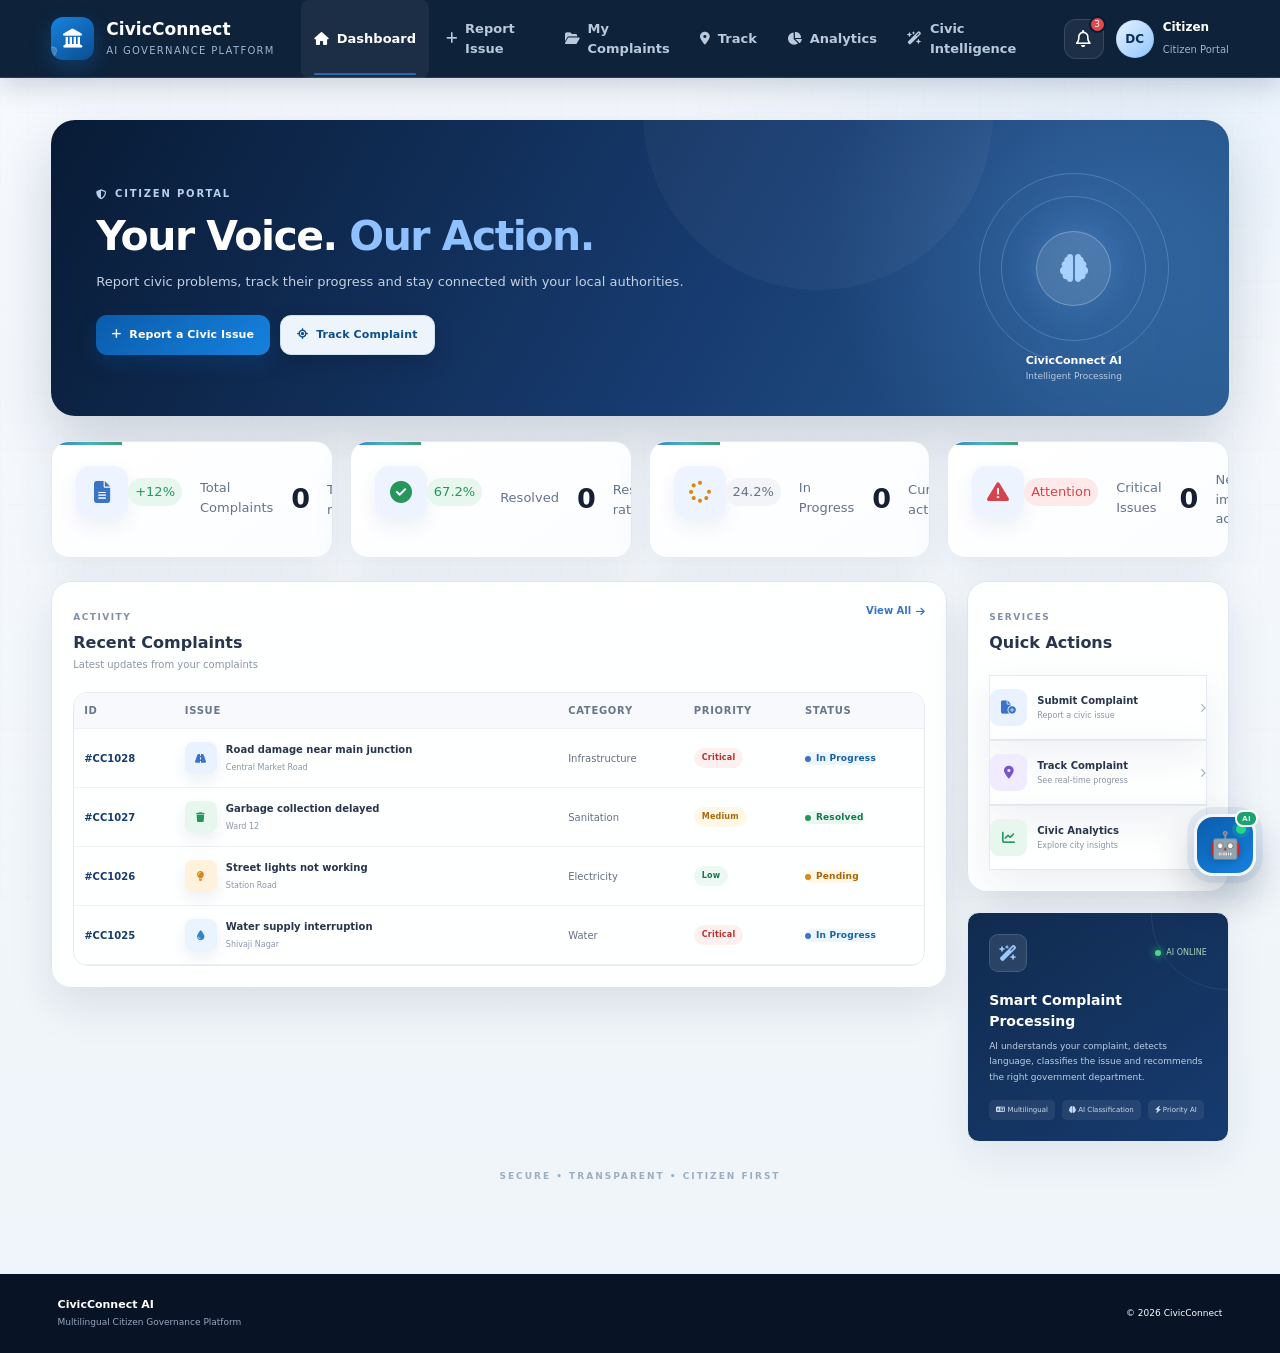
<file: fronted/index.html>
<!DOCTYPE html>
<html lang="en">

<head>

    <meta charset="UTF-8">

    <meta name="viewport"
          content="width=device-width, initial-scale=1.0">

    <meta name="description"
          content="CivicConnect AI - Multilingual Citizen Governance Platform">

    <title>CivicConnect AI | Citizen Dashboard</title>

    <!-- Font Awesome -->
    <link rel="stylesheet"
          href="https://cdnjs.cloudflare.com/ajax/libs/font-awesome/6.5.2/css/all.min.css">

    <!-- Main CSS -->
    <link rel="stylesheet"
          href="style.css">

<link rel="stylesheet" href="/css/chatbot.css?v=final2">
</head>

<body class="page-dashboard">


<!-- ==========================================
     NAVBAR
========================================== -->

<header class="navbar">

    <div class="brand">

        <div class="brand-logo">
            <i class="fa-solid fa-landmark"></i>
        </div>

        <div class="brand-text">
            <h2>CivicConnect</h2>
            <span>AI Governance Platform</span>
        </div>

    </div>


    <nav class="main-nav">

        <a href="index.html" class="active">
            <i class="fa-solid fa-house"></i>
            <span>Dashboard</span>
        </a>

        <a href="submit.html">
            <i class="fa-solid fa-plus"></i>
            <span>Report Issue</span>
        </a>

        <a href="complaints.html">
            <i class="fa-solid fa-folder-open"></i>
            <span>My Complaints</span>
        </a>

        <a href="tracking.html">
            <i class="fa-solid fa-location-dot"></i>
            <span>Track</span>
        </a>

        <a href="analytics.html">
            <i class="fa-solid fa-chart-pie"></i>
            <span>Analytics</span>
        </a>

        <a href="advanced.html" title="AI Governance Intelligence">
            <i class="fa-solid fa-wand-magic-sparkles"></i>
            <span>Civic Intelligence</span>
        </a>

    </nav>


    <div class="nav-actions">

        <button class="icon-button"
                id="notificationButton"
                aria-label="Notifications">

            <i class="fa-regular fa-bell"></i>

            <span class="notification-count">
                3
            </span>

        </button>


        <div class="user-profile">

            <div class="user-avatar">
                DC
            </div>

            <div class="user-info">
                <strong>Citizen</strong>
                <span>Citizen Portal</span>
            </div>

        </div>

    </div>

</header>



<!-- ==========================================
     MAIN
========================================== -->

<main class="page-container">


    <!-- HERO -->

    <section class="dashboard-hero">

        <div class="hero-content">

            <div class="eyebrow">
                <i class="fa-solid fa-shield-halved"></i>
                CITIZEN PORTAL
            </div>

            <h1>
                Your Voice.
                <span>Our Action.</span>
            </h1>

            <p>
                Report civic problems, track their progress and
                stay connected with your local authorities.
            </p>

            <div class="hero-actions">

                <a href="submit.html"
                   class="btn btn-primary">

                    <i class="fa-solid fa-plus"></i>

                    Report a Civic Issue

                </a>

                <a href="tracking.html"
                   class="btn btn-secondary">

                    <i class="fa-solid fa-location-crosshairs"></i>

                    Track Complaint

                </a>

            </div>

        </div>


        <!-- AI VISUAL -->

        <div class="hero-ai">

            <div class="ai-orbit orbit-one"></div>
            <div class="ai-orbit orbit-two"></div>

            <div class="ai-core">

                <i class="fa-solid fa-brain"></i>

            </div>

            <div class="ai-label">

                <strong>CivicConnect AI</strong>

                <span>Intelligent Processing</span>

            </div>

        </div>

    </section>



    <!-- ==========================================
         STATISTICS
    ========================================== -->

    <section class="stats-grid">


        <article class="stat-card">

            <div class="stat-top">

                <div class="stat-icon blue">
                    <i class="fa-solid fa-file-lines"></i>
                </div>

                <span class="stat-trend positive">
                    +12%
                </span>

            </div>

            <span class="stat-label">
                Total Complaints
            </span>

            <strong class="stat-number">
                128
            </strong>

            <span class="stat-footer">
                This month
            </span>

        </article>



        <article class="stat-card">

            <div class="stat-top">

                <div class="stat-icon green">
                    <i class="fa-solid fa-circle-check"></i>
                </div>

                <span class="stat-trend positive">
                    67.2%
                </span>

            </div>

            <span class="stat-label">
                Resolved
            </span>

            <strong class="stat-number">
                86
            </strong>

            <span class="stat-footer">
                Resolution rate
            </span>

        </article>



        <article class="stat-card">

            <div class="stat-top">

                <div class="stat-icon orange">
                    <i class="fa-solid fa-spinner"></i>
                </div>

                <span class="stat-trend">
                    24.2%
                </span>

            </div>

            <span class="stat-label">
                In Progress
            </span>

            <strong class="stat-number">
                31
            </strong>

            <span class="stat-footer">
                Currently active
            </span>

        </article>



        <article class="stat-card">

            <div class="stat-top">

                <div class="stat-icon red">
                    <i class="fa-solid fa-triangle-exclamation"></i>
                </div>

                <span class="stat-trend danger">
                    Attention
                </span>

            </div>

            <span class="stat-label">
                Critical Issues
            </span>

            <strong class="stat-number">
                11
            </strong>

            <span class="stat-footer">
                Need immediate action
            </span>

        </article>

    </section>



    <!-- ==========================================
         MAIN DASHBOARD
    ========================================== -->

    <section class="content-grid">


        <!-- RECENT COMPLAINTS -->

        <div class="panel large-panel">

            <div class="panel-header">

                <div>

                    <span class="panel-eyebrow">
                        ACTIVITY
                    </span>

                    <h2>
                        Recent Complaints
                    </h2>

                    <p>
                        Latest updates from your complaints
                    </p>

                </div>

                <a href="complaints.html"
                   class="text-button">

                    View All
                    <i class="fa-solid fa-arrow-right"></i>

                </a>

            </div>


            <div class="complaint-table-wrapper">

                <table class="complaint-table">

                    <thead>

                        <tr>

                            <th>ID</th>

                            <th>Issue</th>

                            <th>Category</th>

                            <th>Priority</th>

                            <th>Status</th>

                        </tr>

                    </thead>


                    <tbody>

                        <tr data-id="CC1028">

                            <td>
                                <strong>#CC1028</strong>
                            </td>

                            <td>
                                <div class="issue-cell">

                                    <div class="issue-icon">
                                        <i class="fa-solid fa-road"></i>
                                    </div>

                                    <div>
                                        <strong>
                                            Road damage near main junction
                                        </strong>

                                        <span>
                                            Central Market Road
                                        </span>
                                    </div>

                                </div>
                            </td>

                            <td>
                                Infrastructure
                            </td>

                            <td>
                                <span class="badge critical">
                                    Critical
                                </span>
                            </td>

                            <td>
                                <span class="status-badge progress">
                                    <span></span>
                                    In Progress
                                </span>
                            </td>

                        </tr>



                        <tr data-id="CC1027">

                            <td>
                                <strong>#CC1027</strong>
                            </td>

                            <td>

                                <div class="issue-cell">

                                    <div class="issue-icon green-icon">
                                        <i class="fa-solid fa-trash"></i>
                                    </div>

                                    <div>

                                        <strong>
                                            Garbage collection delayed
                                        </strong>

                                        <span>
                                            Ward 12
                                        </span>

                                    </div>

                                </div>

                            </td>

                            <td>
                                Sanitation
                            </td>

                            <td>

                                <span class="badge medium">
                                    Medium
                                </span>

                            </td>

                            <td>

                                <span class="status-badge resolved">
                                    <span></span>
                                    Resolved
                                </span>

                            </td>

                        </tr>



                        <tr data-id="CC1026">

                            <td>
                                <strong>#CC1026</strong>
                            </td>

                            <td>

                                <div class="issue-cell">

                                    <div class="issue-icon yellow-icon">
                                        <i class="fa-solid fa-lightbulb"></i>
                                    </div>

                                    <div>

                                        <strong>
                                            Street lights not working
                                        </strong>

                                        <span>
                                            Station Road
                                        </span>

                                    </div>

                                </div>

                            </td>

                            <td>
                                Electricity
                            </td>

                            <td>

                                <span class="badge low">
                                    Low
                                </span>

                            </td>

                            <td>

                                <span class="status-badge pending">
                                    <span></span>
                                    Pending
                                </span>

                            </td>

                        </tr>



                        <tr data-id="CC1025">

                            <td>
                                <strong>#CC1025</strong>
                            </td>

                            <td>

                                <div class="issue-cell">

                                    <div class="issue-icon blue-icon">
                                        <i class="fa-solid fa-droplet"></i>
                                    </div>

                                    <div>

                                        <strong>
                                            Water supply interruption
                                        </strong>

                                        <span>
                                            Shivaji Nagar
                                        </span>

                                    </div>

                                </div>

                            </td>

                            <td>
                                Water
                            </td>

                            <td>

                                <span class="badge critical">
                                    Critical
                                </span>

                            </td>

                            <td>

                                <span class="status-badge progress">
                                    <span></span>
                                    In Progress
                                </span>

                            </td>

                        </tr>

                    </tbody>

                </table>

            </div>

        </div>



        <!-- QUICK ACTIONS -->

        <aside class="side-column">

            <div class="panel">

                <div class="panel-header">

                    <div>

                        <span class="panel-eyebrow">
                            SERVICES
                        </span>

                        <h2>
                            Quick Actions
                        </h2>

                    </div>

                </div>


                <div class="quick-actions">


                    <a href="submit.html"
                       class="quick-action">

                        <div class="quick-icon blue">
                            <i class="fa-solid fa-file-circle-plus"></i>
                        </div>

                        <div>

                            <strong>
                                Submit Complaint
                            </strong>

                            <span>
                                Report a civic issue
                            </span>

                        </div>

                        <i class="fa-solid fa-chevron-right"></i>

                    </a>



                    <a href="tracking.html"
                       class="quick-action">

                        <div class="quick-icon purple">
                            <i class="fa-solid fa-location-dot"></i>
                        </div>

                        <div>

                            <strong>
                                Track Complaint
                            </strong>

                            <span>
                                See real-time progress
                            </span>

                        </div>

                        <i class="fa-solid fa-chevron-right"></i>

                    </a>



                    <a href="analytics.html"
                       class="quick-action">

                        <div class="quick-icon green">
                            <i class="fa-solid fa-chart-line"></i>
                        </div>

                        <div>

                            <strong>
                                Civic Analytics
                            </strong>

                            <span>
                                Explore city insights
                            </span>

                        </div>

                        <i class="fa-solid fa-chevron-right"></i>

                    </a>

                </div>

            </div>



            <!-- AI CARD -->

            <div class="ai-mini-card">

                <div class="ai-mini-top">

                    <div class="ai-mini-icon">
                        <i class="fa-solid fa-wand-magic-sparkles"></i>
                    </div>

                    <span class="live-indicator">
                        <span></span>
                        AI ONLINE
                    </span>

                </div>

                <h3>
                    Smart Complaint Processing
                </h3>

                <p>
                    AI understands your complaint, detects language,
                    classifies the issue and recommends the right
                    government department.
                </p>

                <div class="ai-mini-features">

                    <span>
                        <i class="fa-solid fa-language"></i>
                        Multilingual
                    </span>

                    <span>
                        <i class="fa-solid fa-brain"></i>
                        AI Classification
                    </span>

                    <span>
                        <i class="fa-solid fa-bolt"></i>
                        Priority AI
                    </span>

                </div>

            </div>

        </aside>

    </section>

</main>



<!-- FOOTER -->

<footer class="site-footer">

    <div>

        <strong>
            CivicConnect AI
        </strong>

        <span>
            Multilingual Citizen Governance Platform
        </span>

    </div>

    <div>
        © 2026 CivicConnect
    </div>

</footer>


<script src="../js/api.js"></script>
<script src="../js/app.js"></script>

<script src="../js/storage.js"></script>

<script src="/js/chatbot.js?v=final2"></script>
</body>

</html>
</file>
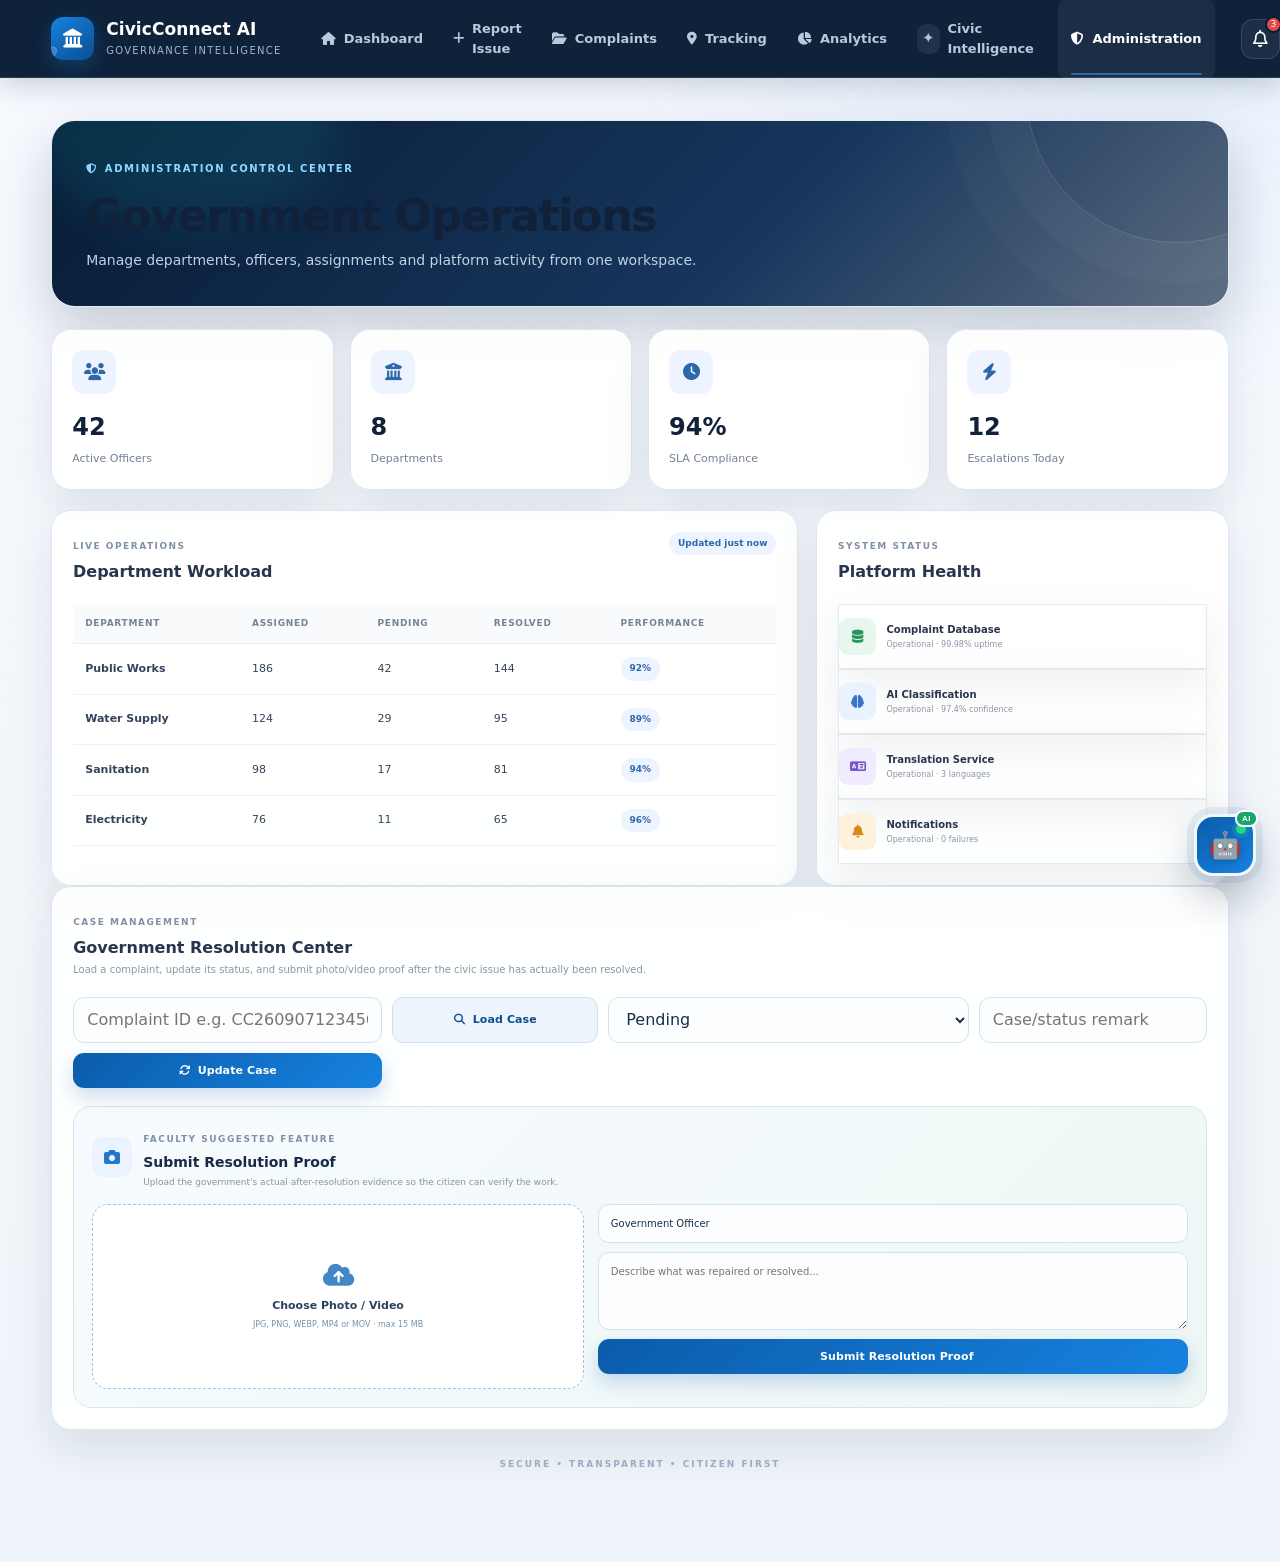
<file: fronted/admin.html>
<!DOCTYPE html>
<html lang="en">
<head>
<meta charset="UTF-8">
<meta name="viewport" content="width=device-width,initial-scale=1.0">
<title>Administration | CivicConnect AI</title>
<link rel="stylesheet" href="https://cdnjs.cloudflare.com/ajax/libs/font-awesome/6.5.2/css/all.min.css">
<link rel="stylesheet" href="style.css">
<link rel="stylesheet" href="/css/chatbot.css?v=final2">
</head>
<body class="page-admin">
<header class="navbar">
  <div class="brand"><div class="brand-logo"><i class="fa-solid fa-landmark"></i></div><div class="brand-text"><h2>CivicConnect AI</h2><span>Governance Intelligence</span></div></div>
  <nav class="main-nav">
    <a href="index.html"><i class="fa-solid fa-house"></i><span>Dashboard</span></a>
    <a href="submit.html"><i class="fa-solid fa-plus"></i><span>Report Issue</span></a>
    <a href="complaints.html"><i class="fa-solid fa-folder-open"></i><span>Complaints</span></a>
    <a href="tracking.html"><i class="fa-solid fa-location-dot"></i><span>Tracking</span></a>
    <a href="analytics.html"><i class="fa-solid fa-chart-pie"></i><span>Analytics</span></a><a href="advanced.html" title="AI Governance Intelligence"><span class="cc-nav-icon">✦</span><span>Civic Intelligence</span></a>
    <a href="admin.html" class="active"><i class="fa-solid fa-shield-halved"></i><span>Administration</span></a>
  </nav>
  <div class="nav-actions"><button class="icon-button"><i class="fa-regular fa-bell"></i><span class="notification-count">3</span></button><div class="user-profile"><div class="user-avatar">AD</div><div class="user-info"><strong>Administrator</strong><span>Government Admin</span></div></div></div>
</header>
<main class="page-container">
  <div class="page-title"><div class="eyebrow"><i class="fa-solid fa-shield-halved"></i> ADMINISTRATION CONTROL CENTER</div><h1>Government Operations</h1><p>Manage departments, officers, assignments and platform activity from one workspace.</p></div>
  <section class="admin-grid">
    <article class="admin-card"><div class="admin-icon"><i class="fa-solid fa-users"></i></div><strong>42</strong><span>Active Officers</span></article>
    <article class="admin-card"><div class="admin-icon"><i class="fa-solid fa-building-columns"></i></div><strong>8</strong><span>Departments</span></article>
    <article class="admin-card"><div class="admin-icon"><i class="fa-solid fa-clock"></i></div><strong>94%</strong><span>SLA Compliance</span></article>
    <article class="admin-card"><div class="admin-icon"><i class="fa-solid fa-bolt"></i></div><strong>12</strong><span>Escalations Today</span></article>
  </section>
  <section class="admin-layout">
    <div class="panel">
      <div class="panel-header"><div><span class="panel-eyebrow">LIVE OPERATIONS</span><h2>Department Workload</h2></div><span class="admin-pill">Updated just now</span></div>
      <div style="overflow:auto"><table class="admin-table"><thead><tr><th>Department</th><th>Assigned</th><th>Pending</th><th>Resolved</th><th>Performance</th></tr></thead><tbody>
        <tr><td><strong>Public Works</strong></td><td>186</td><td>42</td><td>144</td><td><span class="admin-pill">92%</span></td></tr>
        <tr><td><strong>Water Supply</strong></td><td>124</td><td>29</td><td>95</td><td><span class="admin-pill">89%</span></td></tr>
        <tr><td><strong>Sanitation</strong></td><td>98</td><td>17</td><td>81</td><td><span class="admin-pill">94%</span></td></tr>
        <tr><td><strong>Electricity</strong></td><td>76</td><td>11</td><td>65</td><td><span class="admin-pill">96%</span></td></tr>
      </tbody></table></div>
    </div>
    <div class="panel">
      <div class="panel-header"><div><span class="panel-eyebrow">SYSTEM STATUS</span><h2>Platform Health</h2></div></div>
      <div class="quick-action"><div class="quick-icon green"><i class="fa-solid fa-database"></i></div><div><strong>Complaint Database</strong><span>Operational · 99.98% uptime</span></div></div>
      <div class="quick-action"><div class="quick-icon blue"><i class="fa-solid fa-brain"></i></div><div><strong>AI Classification</strong><span>Operational · 97.4% confidence</span></div></div>
      <div class="quick-action"><div class="quick-icon purple"><i class="fa-solid fa-language"></i></div><div><strong>Translation Service</strong><span>Operational · 3 languages</span></div></div>
      <div class="quick-action"><div class="quick-icon orange"><i class="fa-solid fa-bell"></i></div><div><strong>Notifications</strong><span>Operational · 0 failures</span></div></div>
    </div>
  </section>
<section class="panel admin-management"><div class="panel-header"><div><span class="panel-eyebrow">CASE MANAGEMENT</span><h2>Government Resolution Center</h2><p class="muted">Load a complaint, update its status, and submit photo/video proof after the civic issue has actually been resolved.</p></div></div><div class="admin-form"><input id="adminComplaintId" placeholder="Complaint ID e.g. CC260907123456"><button class="btn btn-secondary" id="loadComplaint"><i class="fa-solid fa-magnifying-glass"></i> Load Case</button><select id="adminStatus"><option>Pending</option><option>In Progress</option><option>Resolution Submitted</option><option>Citizen Verification</option><option>Resolved</option><option>Closed</option><option>Reopened</option><option>Rejected</option></select><input id="adminRemark" placeholder="Case/status remark"><button class="btn btn-primary" id="adminUpdate"><i class="fa-solid fa-arrows-rotate"></i> Update Case</button></div><div id="caseSummary" class="case-summary"></div><div class="resolution-upload"><div class="upload-heading"><span class="upload-icon"><i class="fa-solid fa-camera"></i></span><div><span class="panel-eyebrow">FACULTY SUGGESTED FEATURE</span><h3>Submit Resolution Proof</h3><p>Upload the government's actual after-resolution evidence so the citizen can verify the work.</p></div></div><div class="resolution-grid"><label class="file-drop"><input type="file" id="resolutionFile" accept="image/jpeg,image/png,image/webp,video/mp4,video/quicktime"><i class="fa-solid fa-cloud-arrow-up"></i><strong>Choose Photo / Video</strong><span id="resolutionFileName">JPG, PNG, WEBP, MP4 or MOV · max 15 MB</span></label><div class="resolution-fields"><input id="resolvedBy" placeholder="Officer / authority name" value="Government Officer"><textarea id="resolutionRemark" placeholder="Describe what was repaired or resolved..."></textarea><img id="resolutionPreview" class="resolution-preview" alt="Resolution preview" hidden><button class="btn btn-primary" id="submitResolution"><i class="fa-solid fa-shield-check"></i> Submit Resolution Proof</button></div></div></div><p id="adminResult" class="muted"></p></section></main>
<script src="../js/api.js"></script><script src="../js/admin.js"></script>
<script src="/js/chatbot.js?v=final2"></script>
</body>
</html>
</file>
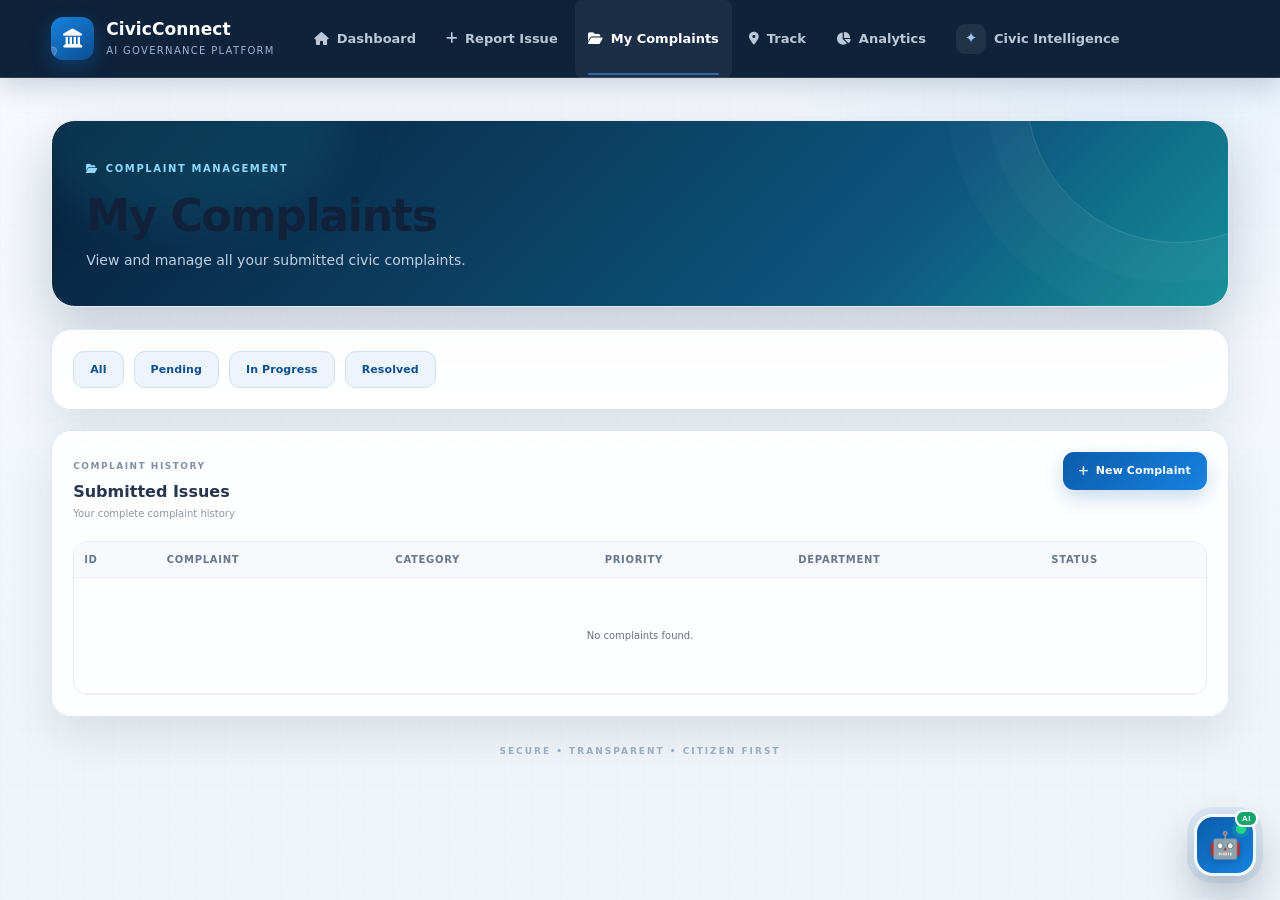
<file: fronted/complaints.html>
<!DOCTYPE html>
<html lang="en">

<head>

<meta charset="UTF-8">

<meta name="viewport"
      content="width=device-width, initial-scale=1.0">

<title>My Complaints | CivicConnect AI</title>

<link rel="stylesheet"
      href="https://cdnjs.cloudflare.com/ajax/libs/font-awesome/6.5.2/css/all.min.css">

<link rel="stylesheet"
      href="style.css">

<link rel="stylesheet" href="/css/chatbot.css?v=final2">
</head>


<body class="page-complaints">


<header class="navbar">

    <div class="brand">

        <div class="brand-logo">
            <i class="fa-solid fa-landmark"></i>
        </div>

        <div class="brand-text">

            <h2>CivicConnect</h2>

            <span>
                AI Governance Platform
            </span>

        </div>

    </div>


    <nav class="main-nav">

        <a href="index.html">
            <i class="fa-solid fa-house"></i>
            <span>Dashboard</span>
        </a>

        <a href="submit.html">
            <i class="fa-solid fa-plus"></i>
            <span>Report Issue</span>
        </a>

        <a href="complaints.html"
           class="active">

            <i class="fa-solid fa-folder-open"></i>
            <span>My Complaints</span>

        </a>

        <a href="tracking.html">

            <i class="fa-solid fa-location-dot"></i>
            <span>Track</span>

        </a>

        <a href="analytics.html">

            <i class="fa-solid fa-chart-pie"></i>
            <span>Analytics</span>

        </a><a href="advanced.html" title="AI Governance Intelligence"><span class="cc-nav-icon">✦</span><span>Civic Intelligence</span></a>

    </nav>

</header>



<main class="page-container">


    <div class="page-title">

        <div class="eyebrow">

            <i class="fa-solid fa-folder-open"></i>

            COMPLAINT MANAGEMENT

        </div>

        <h1>
            My Complaints
        </h1>

        <p>
            View and manage all your submitted civic complaints.
        </p>

    </div>



    <!-- FILTER BAR -->

    <div class="panel"
         style="margin-bottom:20px;">

        <div style="
            display:flex;
            gap:10px;
            flex-wrap:wrap;
        ">

            <button
                class="btn btn-secondary filter-btn active-filter"
                data-filter="all"
                style="cursor:pointer;border:1px solid #e6eaf0;color:#173b70;background:#eaf2ff;"
            >
                All
            </button>

            <button
                class="btn btn-secondary filter-btn"
                data-filter="pending"
                style="cursor:pointer;border:1px solid #e6eaf0;color:#667085;"
            >
                Pending
            </button>

            <button
                class="btn btn-secondary filter-btn"
                data-filter="progress"
                style="cursor:pointer;border:1px solid #e6eaf0;color:#667085;"
            >
                In Progress
            </button>

            <button
                class="btn btn-secondary filter-btn"
                data-filter="resolved"
                style="cursor:pointer;border:1px solid #e6eaf0;color:#667085;"
            >
                Resolved
            </button>

        </div>

    </div>



    <!-- COMPLAINT LIST -->

    <div class="panel">

        <div class="panel-header">

            <div>

                <span class="panel-eyebrow">
                    COMPLAINT HISTORY
                </span>

                <h2>
                    Submitted Issues
                </h2>

                <p>
                    Your complete complaint history
                </p>

            </div>

            <a href="submit.html"
               class="btn btn-primary"
               style="
                    background:#173b70;
                    color:white;
               ">

                <i class="fa-solid fa-plus"></i>

                New Complaint

            </a>

        </div>


        <div class="complaint-table-wrapper">

            <table
                class="complaint-table"
                id="complaintsTable">

                <thead>

                    <tr>

                        <th>ID</th>

                        <th>Complaint</th>

                        <th>Category</th>

                        <th>Priority</th>

                        <th>Department</th>

                        <th>Status</th>

                    </tr>

                </thead>


                <tbody>


                    <tr data-status="progress"
                        data-id="CC1028">

                        <td>
                            <strong>
                                #CC1028
                            </strong>
                        </td>

                        <td>

                            <div class="issue-cell">

                                <div class="issue-icon">
                                    <i class="fa-solid fa-road"></i>
                                </div>

                                <div>

                                    <strong>
                                        Road damage near junction
                                    </strong>

                                    <span>
                                        Central Market Road
                                    </span>

                                </div>

                            </div>

                        </td>

                        <td>
                            Infrastructure
                        </td>

                        <td>
                            <span class="badge critical">
                                Critical
                            </span>
                        </td>

                        <td>
                            Public Works
                        </td>

                        <td>

                            <span class="status-badge progress">

                                <span></span>

                                In Progress

                            </span>

                        </td>

                    </tr>



                    <tr data-status="resolved"
                        data-id="CC1027">

                        <td>
                            <strong>
                                #CC1027
                            </strong>
                        </td>

                        <td>

                            <div class="issue-cell">

                                <div class="issue-icon green-icon">
                                    <i class="fa-solid fa-trash"></i>
                                </div>

                                <div>

                                    <strong>
                                        Garbage collection delayed
                                    </strong>

                                    <span>
                                        Ward 12
                                    </span>

                                </div>

                            </div>

                        </td>

                        <td>
                            Sanitation
                        </td>

                        <td>
                            <span class="badge medium">
                                Medium
                            </span>
                        </td>

                        <td>
                            Sanitation
                        </td>

                        <td>

                            <span class="status-badge resolved">

                                <span></span>

                                Resolved

                            </span>

                        </td>

                    </tr>



                    <tr data-status="pending"
                        data-id="CC1026">

                        <td>
                            <strong>
                                #CC1026
                            </strong>
                        </td>

                        <td>

                            <div class="issue-cell">

                                <div class="issue-icon yellow-icon">

                                    <i class="fa-solid fa-lightbulb"></i>

                                </div>

                                <div>

                                    <strong>
                                        Street lights not working
                                    </strong>

                                    <span>
                                        Station Road
                                    </span>

                                </div>

                            </div>

                        </td>

                        <td>
                            Electricity
                        </td>

                        <td>
                            <span class="badge low">
                                Low
                            </span>
                        </td>

                        <td>
                            Electricity
                        </td>

                        <td>

                            <span class="status-badge pending">

                                <span></span>

                                Pending

                            </span>

                        </td>

                    </tr>


                </tbody>

            </table>

        </div>

    </div>

</main>



<script src="../js/api.js"></script>
<script src="../js/complaints.js"></script>

<script src="../js/storage.js"></script>

<script src="/js/chatbot.js?v=final2"></script>
</body>

</html>
</file>
<file: fronted/style.css>
/* =========================================================
   CIVICCONNECT AI
   ADVANCED FRONTEND DESIGN SYSTEM
========================================================= */


/* =========================================================
   ROOT VARIABLES
========================================================= */

:root {

    --navy-950: #081426;
    --navy-900: #0d1f38;
    --navy-800: #132d50;
    --navy-700: #173b70;

    --blue: #3974c6;
    --blue-light: #eaf2ff;

    --green: #26965b;
    --green-light: #e7f7ed;

    --orange: #d88a18;
    --orange-light: #fff2dc;

    --red: #d7434b;
    --red-light: #fde9ea;

    --purple: #7655c8;
    --purple-light: #f0ebff;

    --text-main: #172033;
    --text-dark: #28354d;
    --text-medium: #667085;
    --text-light: #8b95a7;

    --background: #f5f7fb;

    --white: #ffffff;

    --border: #e6eaf0;

    --shadow-sm:
        0 2px 8px rgba(15, 35, 65, 0.04);

    --shadow-md:
        0 8px 25px rgba(15, 35, 65, 0.07);

    --radius-sm: 8px;

    --radius-md: 12px;

    --radius-lg: 18px;

    --transition:
        all 0.25s ease;

}


/* =========================================================
   RESET
========================================================= */

* {
    margin: 0;
    padding: 0;
    box-sizing: border-box;
}

html {
    scroll-behavior: smooth;
}

body {

    font-family:
        "Segoe UI",
        Inter,
        Arial,
        sans-serif;

    background: var(--background);

    color: var(--text-main);

    min-height: 100vh;

    line-height: 1.5;
}

a {
    text-decoration: none;
    color: inherit;
}

button,
input,
textarea,
select {
    font-family: inherit;
}


/* =========================================================
   NAVBAR
========================================================= */

.navbar {

    height: 76px;

    background:
        rgba(255,255,255,0.96);

    backdrop-filter: blur(12px);

    border-bottom:
        1px solid var(--border);

    display: flex;

    align-items: center;

    padding:
        0 4.5%;

    gap: 40px;

    position: sticky;

    top: 0;

    z-index: 1000;
}


/* BRAND */

.brand {

    display: flex;

    align-items: center;

    gap: 12px;

    min-width: 245px;
}

.brand-logo {

    width: 45px;

    height: 45px;

    background:
        linear-gradient(
            135deg,
            #173b70,
            #285a96
        );

    color: white;

    border-radius: 12px;

    display: flex;

    align-items: center;

    justify-content: center;

    font-size: 19px;

    box-shadow:
        0 5px 15px
        rgba(23,59,112,0.2);
}

.brand-text h2 {

    font-size: 18px;

    color: var(--navy-700);

    line-height: 1.2;
}

.brand-text span {

    font-size: 10px;

    color: var(--text-light);

    display: block;

    margin-top: 3px;
}


/* NAVIGATION */

.main-nav {

    display: flex;

    align-items: center;

    gap: 4px;

    flex: 1;
}

.main-nav a {

    display: flex;

    align-items: center;

    gap: 7px;

    padding:
        10px 13px;

    border-radius:
        var(--radius-sm);

    font-size: 12px;

    color: var(--text-medium);

    transition:
        var(--transition);
}

.main-nav a:hover {

    background: #f0f3f8;

    color: var(--navy-700);

    transform:
        translateY(-1px);
}

.main-nav a.active {

    background:
        var(--blue-light);

    color:
        var(--navy-700);

    font-weight: 600;
}


/* NAV ACTIONS */

.nav-actions {

    display: flex;

    align-items: center;

    gap: 20px;
}

.icon-button {

    border: none;

    background: transparent;

    width: 35px;

    height: 35px;

    cursor: pointer;

    color: var(--text-medium);

    font-size: 17px;

    position: relative;
}

.notification-count {

    position: absolute;

    top: 0;

    right: -2px;

    width: 15px;

    height: 15px;

    background: var(--red);

    color: white;

    font-size: 8px;

    border-radius: 50%;

    display: flex;

    align-items: center;

    justify-content: center;
}

.user-profile {

    display: flex;

    align-items: center;

    gap: 9px;
}

.user-avatar {

    width: 38px;

    height: 38px;

    border-radius: 50%;

    background:
        #dce7f6;

    color:
        var(--navy-700);

    display: flex;

    align-items: center;

    justify-content: center;

    font-size: 11px;

    font-weight: 700;
}

.user-info strong {

    display: block;

    font-size: 11px;

    color: var(--text-dark);
}

.user-info span {

    font-size: 9px;

    color: var(--text-light);
}


/* =========================================================
   PAGE CONTAINER
========================================================= */

.page-container {

    width: 91%;

    max-width: 1500px;

    margin: auto;

    padding:
        34px 0 50px;
}


/* =========================================================
   HERO
========================================================= */

.dashboard-hero {

    min-height: 270px;

    border-radius:
        var(--radius-lg);

    padding:
        38px 45px;

    margin-bottom: 25px;

    background:
        linear-gradient(
            120deg,
            #0e2748,
            #173b70 55%,
            #285b91
        );

    color: white;

    position: relative;

    overflow: hidden;

    display: flex;

    align-items: center;

    justify-content: space-between;

    box-shadow:
        0 15px 35px
        rgba(18,50,90,0.16);
}


/* background glow */

.dashboard-hero::before {

    content: "";

    position: absolute;

    width: 350px;

    height: 350px;

    border-radius: 50%;

    background:
        rgba(255,255,255,0.05);

    right: 20%;

    top: -180px;
}

.dashboard-hero::after {

    content: "";

    position: absolute;

    width: 250px;

    height: 250px;

    border-radius: 50%;

    border:
        1px solid
        rgba(255,255,255,0.08);

    right: 5%;

    bottom: -150px;
}


/* HERO CONTENT */

.hero-content {

    position: relative;

    z-index: 2;

    max-width: 700px;
}

.eyebrow {

    display: inline-flex;

    align-items: center;

    gap: 7px;

    font-size: 10px;

    letter-spacing: 1.8px;

    color: #b9d0ec;

    font-weight: 700;

    margin-bottom: 12px;
}

.hero-content h1 {

    font-size: 36px;

    letter-spacing: -1px;

    margin-bottom: 10px;

    line-height: 1.15;
}

.hero-content h1 span {

    color: #8fc1ff;
}

.hero-content p {

    max-width: 600px;

    color: #c4d1e2;

    font-size: 13px;

    line-height: 1.7;
}

.hero-actions {

    display: flex;

    gap: 10px;

    margin-top: 22px;
}


/* BUTTONS */

.btn {

    display: inline-flex;

    align-items: center;

    justify-content: center;

    gap: 8px;

    padding:
        11px 16px;

    border-radius:
        var(--radius-sm);

    font-size: 11px;

    font-weight: 600;

    transition:
        var(--transition);
}

.btn-primary {

    background: white;

    color: var(--navy-700);
}

.btn-primary:hover {

    transform:
        translateY(-2px);

    box-shadow:
        0 7px 20px
        rgba(0,0,0,0.15);
}

.btn-secondary {

    color: white;

    border:
        1px solid
        rgba(255,255,255,0.25);

    background:
        rgba(255,255,255,0.06);
}

.btn-secondary:hover {

    background:
        rgba(255,255,255,0.12);
}


/* AI VISUAL */

.hero-ai {

    width: 220px;

    height: 220px;

    position: relative;

    display: flex;

    align-items: center;

    justify-content: center;

    z-index: 2;
}

.ai-orbit {

    position: absolute;

    border:
        1px solid
        rgba(150,200,255,0.3);

    border-radius: 50%;

    animation:
        rotateOrbit 12s linear infinite;
}

.orbit-one {

    width: 190px;

    height: 190px;
}

.orbit-two {

    width: 145px;

    height: 145px;

    animation-duration: 8s;

    animation-direction: reverse;
}

.ai-core {

    width: 75px;

    height: 75px;

    border-radius: 50%;

    background:
        rgba(255,255,255,0.12);

    border:
        1px solid
        rgba(255,255,255,0.25);

    backdrop-filter:
        blur(10px);

    display: flex;

    align-items: center;

    justify-content: center;

    font-size: 28px;

    color: #a9d1ff;

    box-shadow:
        0 0 35px
        rgba(130,190,255,0.18);
}

.ai-label {

    position: absolute;

    bottom: -5px;

    display: flex;

    flex-direction: column;

    align-items: center;
}

.ai-label strong {

    font-size: 11px;
}

.ai-label span {

    font-size: 9px;

    color: #b8cae0;
}

@keyframes rotateOrbit {

    from {
        transform: rotate(0);
    }

    to {
        transform: rotate(360deg);
    }

}


/* =========================================================
   STATS
========================================================= */

.stats-grid {

    display: grid;

    grid-template-columns:
        repeat(4, 1fr);

    gap: 17px;

    margin-bottom: 23px;
}

.stat-card {

    background: white;

    border:
        1px solid var(--border);

    border-radius:
        var(--radius-md);

    padding: 19px;

    box-shadow:
        var(--shadow-sm);

    transition:
        var(--transition);
}

.stat-card:hover {

    transform:
        translateY(-3px);

    box-shadow:
        var(--shadow-md);
}

.stat-top {

    display: flex;

    align-items: center;

    justify-content: space-between;

    margin-bottom: 15px;
}

.stat-icon {

    width: 40px;

    height: 40px;

    border-radius: 10px;

    display: flex;

    align-items: center;

    justify-content: center;

    font-size: 15px;
}

.blue {

    background:
        var(--blue-light);

    color:
        var(--blue);
}

.green {

    background:
        var(--green-light);

    color:
        var(--green);
}

.orange {

    background:
        var(--orange-light);

    color:
        var(--orange);
}

.red {

    background:
        var(--red-light);

    color:
        var(--red);
}

.purple {

    background:
        var(--purple-light);

    color:
        var(--purple);
}

.stat-trend {

    font-size: 9px;

    padding:
        4px 7px;

    border-radius:
        20px;

    background: #f2f4f7;

    color: var(--text-medium);
}

.stat-trend.positive {

    color: var(--green);

    background:
        var(--green-light);
}

.stat-trend.danger {

    color: var(--red);

    background:
        var(--red-light);
}

.stat-label {

    display: block;

    color: var(--text-medium);

    font-size: 11px;

    margin-bottom: 4px;
}

.stat-number {

    display: block;

    font-size: 27px;

    color: var(--text-main);

    line-height: 1.2;
}

.stat-footer {

    font-size: 9px;

    color: var(--text-light);
}


/* =========================================================
   CONTENT GRID
========================================================= */

.content-grid {

    display: grid;

    grid-template-columns:
        2fr 1fr;

    gap: 20px;
}

.side-column {

    display: flex;

    flex-direction: column;

    gap: 20px;
}


/* =========================================================
   PANELS
========================================================= */

.panel {

    background: white;

    border:
        1px solid var(--border);

    border-radius:
        var(--radius-md);

    padding: 21px;

    box-shadow:
        var(--shadow-sm);
}

.panel-header {

    display: flex;

    align-items: flex-start;

    justify-content: space-between;

    margin-bottom: 20px;
}

.panel-eyebrow {

    font-size: 9px;

    letter-spacing: 1.5px;

    color: #8190a7;

    font-weight: 700;
}

.panel-header h2 {

    font-size: 16px;

    color: var(--text-dark);

    margin-top: 4px;
}

.panel-header p {

    color: var(--text-light);

    font-size: 10px;

    margin-top: 2px;
}

.text-button {

    color: var(--blue);

    font-size: 10px;

    display: flex;

    align-items: center;

    gap: 5px;

    font-weight: 600;
}


/* =========================================================
   TABLE
========================================================= */

.complaint-table-wrapper {

    overflow-x: auto;
}

.complaint-table {

    width: 100%;

    border-collapse:
        collapse;
}

.complaint-table th {

    text-align: left;

    color: var(--text-light);

    font-size: 9px;

    text-transform: uppercase;

    letter-spacing: 0.7px;

    padding:
        10px;

    border-bottom:
        1px solid #edf0f4;
}

.complaint-table td {

    padding:
        13px 10px;

    font-size: 10px;

    color: var(--text-medium);

    border-bottom:
        1px solid #f0f2f5;
}

.complaint-table tbody tr {

    transition:
        var(--transition);

    cursor: pointer;
}

.complaint-table tbody tr:hover {

    background:
        #fafbfd;

    transform:
        scale(1.002);
}

.complaint-table td strong {

    color:
        var(--navy-700);
}


/* ISSUE CELL */

.issue-cell {

    display: flex;

    align-items: center;

    gap: 9px;

    min-width: 250px;
}

.issue-icon {

    width: 32px;

    height: 32px;

    background:
        var(--blue-light);

    color:
        var(--blue);

    border-radius: 8px;

    display: flex;

    align-items: center;

    justify-content: center;
}

.green-icon {

    background:
        var(--green-light);

    color:
        var(--green);
}

.yellow-icon {

    background:
        var(--orange-light);

    color:
        var(--orange);
}

.blue-icon {

    background:
        #e9f4ff;

    color:
        #3385c7;
}

.issue-cell strong {

    display: block;

    font-size: 10px;

    color: var(--text-dark) !important;

    margin-bottom: 2px;
}

.issue-cell span {

    font-size: 8px;

    color: var(--text-light);
}


/* =========================================================
   BADGES
========================================================= */

.badge {

    display: inline-flex;

    padding:
        4px 8px;

    border-radius:
        20px;

    font-size: 8px;

    font-weight: 700;
}

.badge.critical {

    background:
        var(--red-light);

    color:
        var(--red);
}

.badge.medium {

    background:
        var(--orange-light);

    color:
        #b87913;
}

.badge.low {

    background:
        #edf1f5;

    color:
        #667085;
}


/* STATUS */

.status-badge {

    display: inline-flex;

    align-items: center;

    gap: 5px;

    font-size: 9px;

    font-weight: 600;
}

.status-badge span {

    width: 6px;

    height: 6px;

    border-radius: 50%;
}

.status-badge.progress {

    color:
        var(--blue);
}

.status-badge.progress span {

    background:
        var(--blue);
}

.status-badge.resolved {

    color:
        var(--green);
}

.status-badge.resolved span {

    background:
        var(--green);
}

.status-badge.pending {

    color:
        var(--orange);
}

.status-badge.pending span {

    background:
        var(--orange);
}


/* =========================================================
   QUICK ACTIONS
========================================================= */

.quick-actions {

    display: flex;

    flex-direction: column;
}

.quick-action {

    display: flex;

    align-items: center;

    gap: 10px;

    padding:
        13px 0;

    border-bottom:
        1px solid #edf0f4;

    transition:
        var(--transition);
}

.quick-action:last-child {

    border-bottom:
        none;
}

.quick-action:hover {

    transform:
        translateX(4px);
}

.quick-icon {

    width: 37px;

    height: 37px;

    border-radius: 9px;

    display: flex;

    align-items: center;

    justify-content: center;

    font-size: 13px;
}

.quick-action div:nth-child(2) {

    flex: 1;
}

.quick-action strong {

    display: block;

    font-size: 10px;

    color:
        var(--text-dark);

    margin-bottom: 2px;
}

.quick-action span {

    display: block;

    font-size: 8px;

    color:
        var(--text-light);
}

.quick-action > i {

    font-size: 9px;

    color:
        #a5adba;
}


/* =========================================================
   AI MINI CARD
========================================================= */

.ai-mini-card {

    border-radius:
        var(--radius-md);

    padding:
        21px;

    background:
        linear-gradient(
            145deg,
            #102b4e,
            #173b70
        );

    color: white;

    position: relative;

    overflow: hidden;
}

.ai-mini-card::after {

    content: "";

    position: absolute;

    width: 150px;

    height: 150px;

    border-radius: 50%;

    border:
        1px solid
        rgba(255,255,255,0.08);

    right: -75px;

    top: -75px;
}

.ai-mini-top {

    display: flex;

    justify-content: space-between;

    align-items: center;

    margin-bottom: 18px;
}

.ai-mini-icon {

    width: 38px;

    height: 38px;

    background:
        rgba(255,255,255,0.1);

    border:
        1px solid
        rgba(255,255,255,0.12);

    border-radius: 9px;

    display: flex;

    align-items: center;

    justify-content: center;

    color:
        #9bc8ff;
}

.live-indicator {

    font-size: 8px;

    display: flex;

    align-items: center;

    gap: 5px;

    color:
        #a9d5b9;
}

.live-indicator span {

    width: 6px;

    height: 6px;

    background:
        #4ad982;

    border-radius: 50%;

    box-shadow:
        0 0 8px #4ad982;
}

.ai-mini-card h3 {

    font-size: 14px;

    margin-bottom: 7px;
}

.ai-mini-card p {

    font-size: 9px;

    color:
        #bdcde0;

    line-height: 1.7;
}

.ai-mini-features {

    display: flex;

    flex-wrap: wrap;

    gap: 7px;

    margin-top: 15px;
}

.ai-mini-features span {

    font-size: 7px;

    padding:
        5px 7px;

    border-radius: 5px;

    background:
        rgba(255,255,255,0.07);

    color:
        #cad8e8;
}


/* =========================================================
   FOOTER
========================================================= */

.site-footer {

    background:
        var(--navy-950);

    color: white;

    padding:
        23px 4.5%;

    display: flex;

    align-items: center;

    justify-content: space-between;

    font-size: 9px;
}

.site-footer strong {

    display: block;

    font-size: 11px;

    margin-bottom: 3px;
}

.site-footer span {

    color:
        #94a6be;
}


/* =========================================================
   FORM ELEMENTS
========================================================= */

.form-group {

    margin-bottom: 18px;
}

.form-group label {

    display: block;

    font-size: 10px;

    font-weight: 600;

    color:
        var(--text-dark);

    margin-bottom: 7px;
}

input,
textarea,
select {

    width: 100%;

    border:
        1px solid var(--border);

    border-radius:
        8px;

    background:
        #fbfcfe;

    padding:
        11px 12px;

    font-size: 11px;

    color:
        var(--text-dark);

    outline: none;

    transition:
        var(--transition);
}

input:focus,
textarea:focus,
select:focus {

    border-color:
        #75a4dc;

    background: white;

    box-shadow:
        0 0 0 3px
        rgba(57,116,198,0.08);
}

textarea {

    resize: vertical;

    min-height: 130px;
}


/* =========================================================
   PAGE TITLE
========================================================= */

.page-title {

    margin-bottom: 25px;
}

.page-title .eyebrow {

    color:
        #5277a8;

    margin-bottom: 7px;
}

.page-title h1 {

    font-size: 28px;

    color:
        var(--navy-800);

    margin-bottom: 5px;
}

.page-title p {

    font-size: 11px;

    color:
        var(--text-light);
}


/* =========================================================
   RESPONSIVE
========================================================= */

@media(max-width: 1150px) {

    .navbar {

        gap: 15px;
    }

    .brand {

        min-width: auto;
    }

    .main-nav a {

        padding:
            9px;
    }

    .main-nav a span {

        display: none;
    }

    .stats-grid {

        grid-template-columns:
            repeat(2, 1fr);
    }

    .content-grid {

        grid-template-columns:
            1fr;
    }

    .side-column {

        display: grid;

        grid-template-columns:
            1fr 1fr;
    }

}


@media(max-width: 750px) {

    .navbar {

        height: auto;

        padding:
            13px 4%;

        flex-wrap: wrap;
    }

    .main-nav {

        order: 3;

        width: 100%;

        overflow-x: auto;
    }

    .main-nav a span {

        display: inline;
    }

    .nav-actions {

        margin-left: auto;
    }

    .user-info {

        display: none;
    }

    .page-container {

        width: 94%;

        padding-top: 20px;
    }

    .dashboard-hero {

        padding:
            28px;

        min-height:
            330px;
    }

    .hero-content h1 {

        font-size:
            28px;
    }

    .hero-ai {

        display:
            none;
    }

    .stats-grid {

        grid-template-columns:
            1fr;
    }

    .side-column {

        grid-template-columns:
            1fr;
    }

    .hero-actions {

        flex-direction:
            column;

        align-items:
            flex-start;
    }

    .site-footer {

        flex-direction:
            column;

        align-items:
            flex-start;

        gap: 10px;
    }

}

/* =====================================================
   ANALYTICS DASHBOARD
   ===================================================== */

.analytics-stats {
    display: grid;
    grid-template-columns: repeat(4, 1fr);
    gap: 20px;
    margin: 30px 0;
}

.stat-card {
    background: #ffffff;
    border: 1px solid #e6e9ef;
    border-radius: 18px;
    padding: 24px;
    display: flex;
    align-items: center;
    gap: 18px;
    box-shadow: 0 8px 30px rgba(15, 23, 42, 0.05);
    transition: 0.3s ease;
}

.stat-card:hover {
    transform: translateY(-4px);
    box-shadow: 0 14px 35px rgba(15, 23, 42, 0.1);
}

.stat-icon {
    width: 52px;
    height: 52px;
    border-radius: 14px;
    display: flex;
    align-items: center;
    justify-content: center;
    background: #eef4ff;
    font-size: 22px;
}

.stat-card span {
    color: #64748b;
    font-size: 13px;
}

.stat-card h2 {
    margin-top: 5px;
    font-size: 30px;
    color: #0f172a;
}


/* ===============================
   RESOLUTION BANNER
   =============================== */

.resolution-banner {
    background: linear-gradient(
        135deg,
        #0f172a,
        #1e3a8a
    );

    color: white;

    padding: 25px 30px;

    border-radius: 18px;

    display: flex;

    justify-content: space-between;

    align-items: center;

    margin-bottom: 25px;
}

.resolution-banner span {
    opacity: 0.7;
    font-size: 13px;
}

.resolution-banner h2 {
    font-size: 40px;
    margin-top: 5px;
}

.resolution-info {
    max-width: 400px;
}

.resolution-info p {
    opacity: 0.7;
    margin-top: 5px;
}


/* ===============================
   ANALYTICS GRID
   =============================== */

.analytics-grid {
    display: grid;

    grid-template-columns:
        repeat(2, minmax(0, 1fr));

    gap: 22px;
}

.analytics-card {
    background: #ffffff;

    border: 1px solid #e6e9ef;

    border-radius: 18px;

    padding: 25px;

    box-shadow:
        0 8px 30px
        rgba(15, 23, 42, 0.05);
}

.analytics-card.large {
    grid-column: span 1;
}

.card-header {
    display: flex;

    justify-content: space-between;

    align-items: flex-start;

    margin-bottom: 20px;
}

.card-header span {
    font-size: 11px;

    font-weight: 700;

    letter-spacing: 1px;

    color: #64748b;
}

.card-header h2 {
    font-size: 19px;

    margin-top: 5px;

    color: #0f172a;
}


/* ===============================
   CHART
   =============================== */

.chart-container {
    position: relative;

    height: 320px;

    width: 100%;
}


/* ===============================
   FILTER
   =============================== */

.analytics-filter {
    padding: 11px 15px;

    border-radius: 10px;

    border: 1px solid #d9dee8;

    background: #ffffff;

    color: #334155;

    cursor: pointer;
}

.header-actions {
    display: flex;

    gap: 12px;

    align-items: center;
}

.export-btn {
    padding: 11px 18px;

    border: none;

    border-radius: 10px;

    background: #1e3a8a;

    color: white;

    cursor: pointer;

    font-weight: 600;

    transition: 0.2s;
}

.export-btn:hover {
    transform: translateY(-2px);

    opacity: 0.9;
}


/* ===============================
   LOCATION TABLE
   =============================== */

.location-card {
    margin-top: 25px;
}

.table-wrapper {
    overflow-x: auto;
}

table {
    width: 100%;

    border-collapse: collapse;
}

thead {
    background: #f8fafc;
}

th,
td {
    padding: 16px;

    text-align: left;

    border-bottom: 1px solid #edf0f4;
}

th {
    font-size: 12px;

    color: #64748b;

    text-transform: uppercase;

    letter-spacing: 0.5px;
}

td {
    color: #334155;

    font-size: 14px;
}

.location-name {
    display: flex;

    align-items: center;

    gap: 12px;

    font-weight: 600;
}

.rank {
    width: 30px;

    height: 30px;

    border-radius: 50%;

    background: #eef2ff;

    display: flex;

    align-items: center;

    justify-content: center;

    font-size: 12px;

    font-weight: 700;
}

.progress-container {
    width: 180px;

    height: 7px;

    background: #edf0f4;

    border-radius: 20px;

    display: inline-block;

    margin-right: 10px;

    overflow: hidden;
}

.progress-bar {
    height: 100%;

    border-radius: 20px;

    background: #2563eb;
}


/* ===============================
   NOTIFICATION
   =============================== */

.analytics-notification {
    position: fixed;

    right: 25px;

    bottom: 25px;

    width: 320px;

    background: #ffffff;

    border: 1px solid #e2e8f0;

    border-radius: 14px;

    padding: 16px;

    display: flex;

    gap: 12px;

    box-shadow:
        0 15px 40px
        rgba(15, 23, 42, 0.15);

    transform: translateY(120px);

    opacity: 0;

    transition: 0.3s ease;

    z-index: 9999;
}

.analytics-notification.show {
    transform: translateY(0);

    opacity: 1;
}

.notification-icon {
    width: 35px;

    height: 35px;

    border-radius: 50%;

    display: flex;

    align-items: center;

    justify-content: center;

    background: #dcfce7;

    color: #16a34a;

    font-weight: bold;
}

.analytics-notification strong {
    color: #0f172a;
}

.analytics-notification p {
    font-size: 12px;

    color: #64748b;

    margin-top: 3px;
}


/* ===============================
   RESPONSIVE
   =============================== */

@media (max-width: 1100px) {

    .analytics-stats {
        grid-template-columns:
            repeat(2, 1fr);
    }

}

@media (max-width: 800px) {

    .analytics-grid {
        grid-template-columns: 1fr;
    }

    .analytics-stats {
        grid-template-columns: 1fr;
    }

    .resolution-banner {
        flex-direction: column;

        align-items: flex-start;

        gap: 15px;
    }

    .header-actions {
        margin-top: 15px;

        flex-wrap: wrap;
    }

}

@media (max-width: 500px) {

    .chart-container {
        height: 250px;
    }

    .analytics-card {
        padding: 18px;
    }

    .resolution-banner {
        padding: 20px;
    }

}
/* =========================================================
   CIVICCONNECT AI — PREMIUM UI POLISH
   Applies consistently across Dashboard / Complaints /
   Submit / Tracking / Analytics / Administration.
========================================================= */

:root{
  --cc-primary:#173b70;
  --cc-primary-2:#2f68aa;
  --cc-accent:#4d8fe8;
  --cc-ink:#12213a;
  --cc-muted:#718096;
  --cc-surface:#ffffff;
  --cc-bg:#f4f7fb;
  --cc-line:#e4eaf2;
  --cc-shadow:0 14px 40px rgba(20,45,80,.08);
  --cc-shadow-hover:0 22px 55px rgba(20,45,80,.13);
}

body{
  background:
    radial-gradient(circle at 8% 0%,rgba(61,125,205,.08),transparent 28%),
    radial-gradient(circle at 95% 12%,rgba(38,150,91,.045),transparent 24%),
    var(--cc-bg);
}

/* ---------- shared navbar ---------- */
.navbar{
  height:74px;
  padding:0 clamp(18px,4vw,64px);
  box-shadow:0 1px 0 rgba(18,33,58,.04),0 8px 30px rgba(18,33,58,.035);
}
.brand-logo{
  position:relative;
  overflow:hidden;
  box-shadow:0 10px 24px rgba(23,59,112,.2);
}
.brand-logo:after{
  content:"";
  position:absolute;
  width:65px;height:65px;
  border:1px solid rgba(255,255,255,.18);
  border-radius:50%;
  transform:translate(22px,-20px);
}
.main-nav a{
  position:relative;
  font-size:12.5px;
  font-weight:500;
}
.main-nav a.active:after{
  content:"";
  position:absolute;
  left:13px;right:13px;bottom:3px;
  height:2px;
  border-radius:5px;
  background:var(--cc-primary-2);
}
.icon-button:hover{background:#f1f5fa;color:var(--cc-primary);border-radius:10px}
.user-avatar{box-shadow:inset 0 0 0 1px rgba(23,59,112,.08)}

/* ---------- common page title ---------- */
.page-title{
  position:relative;
  margin-bottom:22px;
  padding:25px 28px;
  border:1px solid var(--cc-line);
  border-radius:18px;
  background:linear-gradient(135deg,#fff 0%,#f8fbff 100%);
  box-shadow:var(--cc-shadow);
  overflow:hidden;
}
.page-title:after{
  content:"";
  position:absolute;
  right:-70px;top:-95px;
  width:220px;height:220px;
  border-radius:50%;
  border:28px solid rgba(47,104,170,.045);
}
.page-title h1{position:relative;z-index:1;font-size:26px;letter-spacing:-.4px;color:var(--cc-ink)}
.page-title p{position:relative;z-index:1;color:var(--cc-muted);font-size:12px;margin-top:5px}

/* ---------- premium cards ---------- */
.panel,.analytics-card,.stat-card,.quick-action,.ai-mini-card,.ai-insight{
  border:1px solid var(--cc-line)!important;
  box-shadow:var(--cc-shadow)!important;
  transition:transform .25s ease,box-shadow .25s ease,border-color .25s ease;
}
.panel:hover,.analytics-card:hover,.stat-card:hover,.quick-action:hover,.ai-mini-card:hover,.ai-insight:hover{
  transform:translateY(-3px);
  box-shadow:var(--cc-shadow-hover)!important;
  border-color:#d6e1ef!important;
}
.stat-card{
  position:relative;
  overflow:hidden;
  background:linear-gradient(145deg,#fff,#fbfdff)!important;
}
.stat-card:before{
  content:"";
  position:absolute;left:0;top:0;right:0;height:3px;
  background:linear-gradient(90deg,#173b70,#4d8fe8);
  opacity:.8;
}
.stat-number{letter-spacing:-1px}
.stat-icon{box-shadow:0 8px 20px rgba(23,59,112,.08)}

/* ---------- dashboard ---------- */
.dashboard-hero{
  min-height:285px;
  background:
    radial-gradient(circle at 88% 40%,rgba(111,176,255,.23),transparent 25%),
    linear-gradient(120deg,#081b35,#173b70 56%,#285b91)!important;
  box-shadow:0 22px 50px rgba(13,38,72,.18)!important;
}
.dashboard-hero:before{background:rgba(255,255,255,.035)!important}
.hero-content h1{font-size:clamp(30px,3.2vw,42px)}
.hero-actions .btn{box-shadow:0 9px 22px rgba(0,0,0,.12)}
.hero-ai{filter:drop-shadow(0 15px 35px rgba(0,0,0,.16))}

/* ---------- buttons ---------- */
.btn{
  border-radius:10px!important;
  font-weight:650!important;
  transition:transform .2s ease,box-shadow .2s ease,background .2s ease!important;
}
.btn:hover{transform:translateY(-2px);box-shadow:0 10px 25px rgba(23,59,112,.15)}
.btn-primary{background:linear-gradient(135deg,#173b70,#2f68aa)!important}
.btn-secondary{background:#fff!important;border:1px solid #dce4ee!important}

/* ---------- tables ---------- */
.complaint-table-wrapper{border:1px solid var(--cc-line);border-radius:14px;overflow:auto}
.complaint-table{min-width:850px}
.complaint-table thead th{
  background:#f7f9fc!important;
  color:#69778c!important;
  font-size:10px!important;
  letter-spacing:.7px;
  text-transform:uppercase;
}
.complaint-table tbody tr{transition:background .18s ease,transform .18s ease}
.complaint-table tbody tr:hover{background:#f8fbff!important}
.issue-icon{box-shadow:0 7px 16px rgba(23,59,112,.08)}
.badge,.status-badge{font-weight:700!important;letter-spacing:.2px}

/* ---------- submit complaint ---------- */
.content-grid{align-items:start}
#complaintForm .form-group{margin-bottom:18px}
#complaintForm label{
  display:block;
  margin-bottom:7px;
  color:#31415b;
  font-size:11px;
  font-weight:700;
}
#complaintForm input,#complaintForm textarea,#complaintForm select{
  width:100%;
  border:1px solid #dce4ee!important;
  border-radius:11px!important;
  background:#fbfcfe!important;
  color:#1d2b42;
  padding:12px 13px;
  outline:none;
  transition:border .2s,box-shadow .2s,background .2s;
}
#complaintForm textarea{min-height:145px;resize:vertical}
#complaintForm input:focus,#complaintForm textarea:focus,#complaintForm select:focus{
  border-color:#75a5dc!important;
  background:#fff!important;
  box-shadow:0 0 0 4px rgba(77,143,232,.10)!important;
}
#complaintEvidence{padding:9px!important}
#aiPipeline .quick-action{background:linear-gradient(145deg,#fff,#f9fbfe)!important}

/* ---------- tracking ---------- */
.tracking-hero{
  position:relative;
  overflow:hidden;
  border-radius:20px!important;
  background:
    radial-gradient(circle at 90% 20%,rgba(102,169,255,.18),transparent 25%),
    linear-gradient(120deg,#0b203c,#173b70 58%,#2b6299)!important;
  box-shadow:0 22px 50px rgba(13,38,72,.17)!important;
}
.tracking-hero:after{
  content:"";position:absolute;right:-80px;bottom:-130px;width:300px;height:300px;
  border:1px solid rgba(255,255,255,.12);border-radius:50%;
}
.tracking-id{letter-spacing:1.5px!important}
.tracking-status{backdrop-filter:blur(10px)}
.timeline{position:relative;padding:8px 0}
.timeline:before{background:linear-gradient(#c8d5e6,#e7edf5)!important}
.timeline-item{padding-bottom:28px!important}

/* ---------- analytics ---------- */
.app-layout{min-height:100vh}
.sidebar{
  background:linear-gradient(180deg,#091a30,#0d2746)!important;
  box-shadow:10px 0 35px rgba(5,19,37,.12)!important;
}
.sidebar-logo{padding-bottom:22px!important}
.sidebar-nav a{border-radius:11px!important;transition:.2s ease!important}
.sidebar-nav a:hover{background:rgba(255,255,255,.07)!important;transform:translateX(3px)}
.sidebar-nav a.active{background:linear-gradient(90deg,rgba(77,143,232,.24),rgba(77,143,232,.08))!important;box-shadow:inset 3px 0 #6aa8ed}
.main-content{background:transparent!important}
.top-header{
  border-bottom:1px solid rgba(228,234,242,.8)!important;
  background:rgba(255,255,255,.78)!important;
  backdrop-filter:blur(14px);
}
.analytics-toolbar{
  border:1px solid var(--cc-line)!important;
  background:rgba(255,255,255,.9)!important;
  box-shadow:var(--cc-shadow)!important;
  border-radius:16px!important;
}
.analytics-toolbar select{
  border:1px solid #dce4ee!important;
  border-radius:9px!important;
  background:#fff!important;
}
.export-btn{border-radius:10px!important;box-shadow:0 8px 18px rgba(23,59,112,.09)}
.resolution-banner{
  border:1px solid #cfe6d8!important;
  box-shadow:0 12px 30px rgba(38,150,91,.07)!important;
}
.analytics-card{background:linear-gradient(145deg,#fff,#fbfdff)!important}
.chart-container{position:relative}
.analytics-card canvas{max-height:300px}

/* ---------- administration ---------- */
.admin-grid{display:grid;grid-template-columns:repeat(4,1fr);gap:16px;margin-bottom:20px}
.admin-card{background:#fff;border:1px solid var(--cc-line);border-radius:16px;padding:20px;box-shadow:var(--cc-shadow);transition:.25s ease}
.admin-card:hover{transform:translateY(-3px);box-shadow:var(--cc-shadow-hover)}
.admin-card .admin-icon{width:44px;height:44px;border-radius:12px;background:#edf4ff;color:#2f68aa;display:grid;place-items:center;font-size:17px;margin-bottom:15px}
.admin-card strong{display:block;font-size:24px;color:var(--cc-ink)}
.admin-card span{font-size:11px;color:var(--cc-muted)}
.admin-layout{display:grid;grid-template-columns:1.45fr .8fr;gap:18px}
.admin-table{width:100%;border-collapse:collapse}
.admin-table th,.admin-table td{padding:13px 12px;border-bottom:1px solid #edf0f4;text-align:left;font-size:11px}
.admin-table th{font-size:9px;text-transform:uppercase;letter-spacing:.7px;color:#778398;background:#f8fafc}
.admin-table td{color:#34435a}
.admin-table tr:hover td{background:#fbfdff}
.admin-actions{display:flex;gap:7px;flex-wrap:wrap}
.admin-pill{display:inline-flex;padding:5px 9px;border-radius:99px;font-size:9px;font-weight:700;background:#edf4ff;color:#2f68aa}

/* ---------- mobile ---------- */
@media(max-width:1050px){
  .brand{min-width:auto}.brand-text{display:none}.navbar{gap:12px}.main-nav{justify-content:center}.main-nav a{padding:9px 10px}.main-nav a span{display:none}
  .admin-grid{grid-template-columns:repeat(2,1fr)}.admin-layout{grid-template-columns:1fr}
}
@media(max-width:760px){
  .navbar{height:auto;min-height:68px;flex-wrap:wrap;padding:10px 14px}.main-nav{order:3;width:100%;overflow:auto;justify-content:flex-start}.main-nav a{white-space:nowrap}.nav-actions{margin-left:auto}
  .page-container{width:94%;padding-top:22px}.dashboard-hero{padding:28px 24px;min-height:350px}.hero-ai{display:none}.hero-content h1{font-size:30px}
  .stats-grid{grid-template-columns:1fr 1fr!important}.content-grid{grid-template-columns:1fr!important}.analytics-stats{grid-template-columns:1fr 1fr!important}.analytics-grid{grid-template-columns:1fr!important}
  .top-header{padding:18px!important}.header-user .user-profile{display:none}.analytics-toolbar{flex-direction:column;align-items:stretch}
  .admin-grid{grid-template-columns:1fr 1fr}
}
@media(max-width:500px){
  .stats-grid,.analytics-stats,.admin-grid{grid-template-columns:1fr!important}.page-title{padding:20px}.dashboard-hero{min-height:390px}.hero-actions{flex-direction:column;align-items:stretch}.hero-actions .btn{width:100%;justify-content:center}.main-nav a i{margin-right:2px}
}

/* ===== HACKATHON PREMIUM + GPS UPGRADE ===== */
:root{--premium-bg:#f4f7fb;--premium-ink:#0a1830;--premium-muted:#66758b;--premium-line:#e3eaf3;--premium-accent:#2d73d5}
body{background:radial-gradient(circle at 10% 0%,#eaf3ff 0,transparent 30%),radial-gradient(circle at 100% 10%,#e8f8f0 0,transparent 24%),var(--premium-bg);color:var(--premium-ink)}
.navbar{backdrop-filter:blur(18px);box-shadow:0 10px 35px rgba(15,35,65,.08);border-bottom:1px solid rgba(220,229,240,.85);position:sticky;top:0;z-index:1000}
.brand-logo,.logo-icon{box-shadow:0 10px 24px rgba(45,115,213,.25)}
.main-nav a,.btn,.quick-action,.stat-card,.panel,.admin-card{transition:transform .22s ease,box-shadow .22s ease,border-color .22s ease}
.main-nav a:hover{transform:translateY(-1px)}
.panel,.stat-card,.admin-card{border:1px solid rgba(221,229,239,.9);box-shadow:0 16px 45px rgba(31,54,83,.07);background:rgba(255,255,255,.9);backdrop-filter:blur(10px)}
.stat-card:hover,.admin-card:hover,.panel:hover{transform:translateY(-3px);box-shadow:0 22px 55px rgba(31,54,83,.11)}
.dashboard-hero{overflow:hidden;position:relative;background:linear-gradient(135deg,#071a34 0%,#103a68 55%,#0d6a67 100%);box-shadow:0 25px 60px rgba(8,30,58,.22)}
.dashboard-hero:after{content:"";position:absolute;inset:-40%;background:linear-gradient(120deg,transparent 40%,rgba(255,255,255,.08),transparent 60%);transform:rotate(10deg);animation:shine 8s linear infinite;pointer-events:none}@keyframes shine{to{transform:translateX(35%) rotate(10deg)}}
.hero-content{position:relative;z-index:2}.hero-content h1{letter-spacing:-1.5px}.hero-content p{max-width:650px}.hero-ai{filter:drop-shadow(0 0 35px rgba(93,190,255,.35))}
.btn-primary{box-shadow:0 12px 25px rgba(45,115,213,.23)}.btn-primary:hover{transform:translateY(-2px);box-shadow:0 16px 30px rgba(45,115,213,.3)}
.gps-controls{display:flex;align-items:center;gap:12px;flex-wrap:wrap;margin-top:10px}.gps-status{font-size:12px;font-weight:700;color:#26764c}.gps-meta{display:flex;justify-content:space-between;gap:12px;margin:9px 0;font-size:11px;color:var(--premium-muted)}.gps-map{height:260px;border-radius:18px;overflow:hidden;border:1px solid #dbe5ef;box-shadow:inset 0 0 0 1px rgba(255,255,255,.5);margin-top:12px}.tracking-map{height:280px}.leaflet-container{font-family:inherit}.gps-track-panel{margin-bottom:18px}.admin-form{display:grid;grid-template-columns:1.2fr .8fr 1.4fr auto;gap:10px}.admin-form input,.admin-form select{min-height:46px;border:1px solid #dce5ef;border-radius:12px;padding:0 13px;font:inherit;background:#fff}.success-text{color:#20834e}.error-text{color:#b52d38}
@media(max-width:800px){.admin-form{grid-template-columns:1fr}.gps-controls .btn{width:100%}}


/* GPS visibility + demo-ready controls */
.gps-card{margin-top:14px;padding:18px;border:1px solid rgba(62,132,255,.28);border-radius:18px;background:linear-gradient(145deg,rgba(20,39,70,.92),rgba(10,23,43,.96));box-shadow:0 12px 35px rgba(0,0,0,.18)}
.gps-card-head{display:flex;align-items:center;gap:12px;margin-bottom:14px}.gps-card-head>div:nth-child(2){flex:1}.gps-card-head strong{display:block;font-size:15px;color:#fff}.gps-card-head span:not(.gps-live-dot){display:block;color:#9aa9bd;font-size:11px;margin-top:3px}.gps-card-icon{width:42px;height:42px;border-radius:12px;display:grid;place-items:center;background:#173b70;color:#69a7ff;font-size:18px}.gps-live-dot{font-size:10px!important;font-weight:700;color:#7ff0b1!important;white-space:nowrap}.gps-live-dot span{display:inline-block!important;width:7px;height:7px;border-radius:50%;background:#35d982;margin-right:5px;box-shadow:0 0 10px #35d982}.gps-main-btn{width:100%;justify-content:center;min-height:48px;font-size:14px;font-weight:700}.gps-status-box{margin-top:12px;padding:11px 13px;border-radius:10px;background:rgba(255,255,255,.05);color:#b9c6d8;font-size:12px}.gps-meta{display:flex;justify-content:space-between;gap:10px;margin:10px 0;color:#9eacc0;font-size:11px}.gps-map{height:260px;border-radius:14px;overflow:hidden;border:1px solid rgba(255,255,255,.1)}
@media(max-width:700px){.gps-card-head{align-items:flex-start}.gps-live-dot{display:none}.gps-meta{flex-direction:column}.gps-map{height:220px}}

/* ===== ANALYTICS NAVIGATION CLARITY FIX ===== */
.analytics-page .sidebar,
.sidebar {
  color:#f8fbff;
}
.sidebar-nav {
  display:flex!important;
  flex-direction:column!important;
  gap:7px!important;
}
.sidebar-nav a {
  display:flex!important;
  align-items:center!important;
  gap:13px!important;
  min-height:48px!important;
  padding:12px 14px!important;
  color:#dce8f7!important;
  background:transparent!important;
  text-decoration:none!important;
  font-size:13px!important;
  font-weight:650!important;
  letter-spacing:.05px!important;
  border:1px solid transparent!important;
  opacity:1!important;
}
.sidebar-nav a .nav-icon {
  width:34px!important;
  height:34px!important;
  min-width:34px!important;
  display:grid!important;
  place-items:center!important;
  border-radius:10px!important;
  background:rgba(255,255,255,.08)!important;
  color:#bcd8fa!important;
  font-size:16px!important;
  line-height:1!important;
}
.sidebar-nav a:hover {
  color:#ffffff!important;
  background:rgba(255,255,255,.10)!important;
  border-color:rgba(255,255,255,.10)!important;
  transform:translateX(3px)!important;
}
.sidebar-nav a:hover .nav-icon {
  background:rgba(88,158,239,.24)!important;
  color:#ffffff!important;
}
.sidebar-nav a.active {
  color:#ffffff!important;
  background:linear-gradient(90deg,rgba(74,145,232,.34),rgba(74,145,232,.13))!important;
  border-color:rgba(103,169,239,.28)!important;
  box-shadow:inset 3px 0 #73b1f5,0 8px 22px rgba(0,0,0,.12)!important;
}
.sidebar-nav a.active .nav-icon {
  background:#2f72bd!important;
  color:#ffffff!important;
  box-shadow:0 6px 15px rgba(47,114,189,.35)!important;
}
.sidebar-logo .logo-text h2 { color:#ffffff!important; }
.sidebar-logo .logo-text span { color:#9eb6d2!important; }
.ai-status {
  border:1px solid rgba(255,255,255,.10)!important;
  background:rgba(255,255,255,.06)!important;
  color:#eaf3ff!important;
}
.ai-status small { color:#9eb2c9!important; }
.version { color:#7890aa!important; }

/* Analytics header + toolbar clarity */
.analytics-page .top-header,
.top-header {
  background:rgba(255,255,255,.96)!important;
}
.header-title h1 { color:#0a1830!important; }
.header-title p { color:#64748b!important; }
.section-label { color:#2d73d5!important; font-weight:800!important; }
.header-user strong { color:#16243a!important; }
.header-user span { color:#718096!important; }
.notification-icon {
  color:#19324f!important;
  background:#eef4fb!important;
  border:1px solid #dbe6f2!important;
}
.analytics-toolbar label { color:#31435b!important; font-weight:700!important; }
.analytics-toolbar select { color:#15263d!important; font-weight:600!important; }
.export-btn { color:#ffffff!important; background:#1769c2!important; border:0!important; }

@media(max-width:760px){
  .sidebar-nav a { min-height:46px!important; }
}

/* =========================================================
   CIVICCONNECT AI — ANALYTICS 2.0
   Dedicated analytics layout. It intentionally overrides the
   older generic analytics rules so the page renders as a real
   dashboard instead of a legacy stacked form.
========================================================= */
.cc-analytics-page{margin:0;background:#f4f7fb;color:#122039;font-family:Inter,"Segoe UI",Arial,sans-serif;line-height:1.45}
.cc-analytics-page *{box-sizing:border-box}
.cc-shell{min-height:100vh;display:flex}
.cc-sidebar{position:fixed;inset:0 auto 0 0;width:246px;padding:24px 15px 18px;background:linear-gradient(180deg,#081a31 0%,#0c2748 58%,#0a2039 100%);color:#d9e6f5;display:flex;flex-direction:column;z-index:20;box-shadow:14px 0 40px rgba(8,24,46,.14)}
.cc-brand{display:flex;align-items:center;gap:12px;padding:2px 10px 28px;border-bottom:1px solid rgba(255,255,255,.09)}
.cc-brand-mark{width:42px;height:42px;border-radius:12px;display:grid;place-items:center;background:linear-gradient(135deg,#2f80ed,#25a7a0);color:#fff;font-size:14px;font-weight:800;box-shadow:0 9px 25px rgba(37,128,237,.28)}
.cc-brand strong{display:block;color:#fff;font-size:16px;letter-spacing:-.3px}.cc-brand span{display:block;margin-top:2px;color:#8ea7c4;font-size:8px;font-weight:800;letter-spacing:1.2px}
.cc-nav-label{padding:25px 12px 9px;color:#6f8aa8;font-size:9px;font-weight:800;letter-spacing:1.4px}
.cc-nav{display:flex;flex-direction:column;gap:5px}.cc-nav a{position:relative;min-height:46px;padding:7px 10px;display:flex;align-items:center;gap:11px;border:1px solid transparent;border-radius:12px;color:#b9cbe0;font-size:12px;font-weight:600;transition:.2s ease}.cc-nav a:hover{color:#fff;background:rgba(255,255,255,.07);transform:translateX(2px)}.cc-nav a.active{color:#fff;background:linear-gradient(90deg,rgba(47,128,237,.28),rgba(47,128,237,.09));border-color:rgba(116,174,242,.18);box-shadow:inset 3px 0 #5ba1ff}.cc-nav a b{margin-left:auto;font-size:7px;letter-spacing:.6px;padding:4px 6px;border-radius:99px;background:rgba(53,214,139,.13);color:#6ef0ae}.cc-nav-icon{width:30px;height:30px;border-radius:9px;display:grid;place-items:center;background:rgba(255,255,255,.07);color:#9fc7f4;font-size:15px}.cc-nav a.active .cc-nav-icon{background:#286db9;color:#fff}.cc-sidebar-spacer{flex:1}.cc-system-card{margin:10px 5px 14px;padding:13px;border:1px solid rgba(255,255,255,.08);border-radius:13px;background:rgba(255,255,255,.045)}.cc-system-top{display:flex;align-items:center;gap:7px;color:#dff8eb;font-size:9px;letter-spacing:.5px}.cc-live-dot{width:7px;height:7px;border-radius:50%;background:#38dc8c;box-shadow:0 0 10px #38dc8c}.cc-system-card p{margin:6px 0 0;color:#819ab5;font-size:9px;line-height:1.5}.cc-sidebar-footer{padding:0 9px;color:#66829f;font-size:9px}.cc-sidebar-footer span{float:right}
.cc-main{margin-left:246px;min-width:0;flex:1}.cc-topbar{height:72px;padding:0 34px;display:flex;align-items:center;justify-content:space-between;background:rgba(255,255,255,.9);border-bottom:1px solid #e5ebf2;position:sticky;top:0;z-index:10;backdrop-filter:blur(18px)}.cc-breadcrumb{font-size:10px;color:#8390a3;font-weight:700;letter-spacing:.6px}.cc-breadcrumb span{color:#2875ce}.cc-breadcrumb i{font-style:normal;color:#c0c9d5;padding:0 8px}.cc-breadcrumb strong{color:#394a61}.cc-top-actions{display:flex;align-items:center;gap:10px}.cc-icon-btn{width:36px;height:36px;border:1px solid #e1e8f0;border-radius:10px;background:#fff;color:#53657c;font-size:17px;cursor:pointer}.cc-icon-btn:hover{border-color:#b8cde3;background:#f7fbff}.cc-user{display:flex;align-items:center;gap:9px;margin-left:8px}.cc-avatar{width:35px;height:35px;border-radius:50%;display:grid;place-items:center;background:#e9f1ff;border:1px solid #cbdcf2;color:#24578e;font-size:10px;font-weight:800}.cc-user strong{display:block;color:#1a2a42;font-size:10px}.cc-user span{display:block;color:#8592a4;font-size:9px;margin-top:1px}
.cc-content{max-width:1500px;margin:0 auto;padding:28px 34px 38px}.cc-page-head{display:flex;align-items:flex-end;justify-content:space-between;gap:25px;margin-bottom:22px}.cc-eyebrow{display:flex;align-items:center;gap:7px;color:#2875ce;font-size:9px;font-weight:800;letter-spacing:1.4px}.cc-eyebrow span{width:6px;height:6px;border-radius:50%;background:#28b978;box-shadow:0 0 8px rgba(40,185,120,.45)}.cc-page-head h1{margin:6px 0 5px;font-size:31px;line-height:1.12;letter-spacing:-1px;color:#10213b}.cc-page-head p{color:#728095;font-size:12px}.cc-head-actions{display:flex;align-items:flex-end;gap:10px}.cc-select-wrap{display:flex;flex-direction:column;gap:5px;color:#7a8799;font-size:9px;font-weight:700}.cc-select-wrap select{height:42px;min-width:145px;padding:0 35px 0 12px;border:1px solid #dce5ef;border-radius:10px;background:#fff;color:#23354e;font-weight:600;outline:none}.cc-export{height:42px;padding:0 16px;border:0;border-radius:10px;background:#1769c2;color:#fff;font-size:11px;font-weight:700;cursor:pointer;box-shadow:0 8px 20px rgba(23,105,194,.18)}.cc-export:hover{background:#125ca9;transform:translateY(-1px)}
.cc-kpi-grid{display:grid;grid-template-columns:repeat(5,minmax(0,1fr));gap:14px;margin-bottom:17px}.cc-kpi{min-height:112px;padding:18px;display:flex;align-items:center;gap:13px;border:1px solid #e2e9f1;border-radius:15px;background:rgba(255,255,255,.96);box-shadow:0 9px 28px rgba(30,55,85,.055);position:relative;overflow:hidden}.cc-kpi:after{content:"";position:absolute;left:0;right:0;top:0;height:3px;background:var(--kpi)}.cc-kpi-icon{width:43px;height:43px;min-width:43px;border-radius:12px;display:grid;place-items:center;font-size:18px;font-weight:800;background:var(--kpi-bg);color:var(--kpi)}.cc-kpi span{display:block;color:#728097;font-size:10px;font-weight:600}.cc-kpi strong{display:block;color:#10213b;font-size:25px;line-height:1.1;margin:3px 0}.cc-kpi small{display:block;color:#9aa5b4;font-size:8px;white-space:nowrap}.kpi-blue{--kpi:#2875ce;--kpi-bg:#edf5ff}.kpi-green{--kpi:#20a56a;--kpi-bg:#eaf9f1}.kpi-amber{--kpi:#d78b16;--kpi-bg:#fff6e7}.kpi-red{--kpi:#e04b54;--kpi-bg:#fff0f1}.kpi-purple{--kpi:#7556c8;--kpi-bg:#f2efff}
.cc-performance-grid{display:grid;grid-template-columns:1.4fr 1fr;gap:15px;margin-bottom:15px}.cc-panel{background:rgba(255,255,255,.96);border:1px solid #e2e9f1;border-radius:15px;box-shadow:0 10px 30px rgba(30,55,85,.055);padding:20px;min-width:0}.cc-panel-head{display:flex;align-items:flex-start;justify-content:space-between;gap:15px;margin-bottom:17px}.cc-panel-head>div:first-child span{display:block;color:#8793a4;font-size:8px;font-weight:800;letter-spacing:1.2px}.cc-panel-head h2{margin:4px 0 0;color:#152640;font-size:16px;letter-spacing:-.2px}.cc-live-pill{display:flex;align-items:center;gap:6px;padding:5px 8px;border-radius:99px;background:#eefaf4;color:#21865a;font-size:8px;font-weight:800}.cc-live-pill span{width:6px;height:6px;border-radius:50%;background:#2bc77d}.cc-resolution-row{display:flex;align-items:center;gap:15px}.cc-resolution-number{font-size:39px;line-height:1;font-weight:800;color:#1769c2;letter-spacing:-1.5px}.cc-resolution-copy strong{font-size:11px;color:#263851}.cc-resolution-copy p{margin-top:3px;font-size:9px;color:#8a96a7}.cc-progress{height:9px;margin:18px 0 16px;background:#edf2f7;border-radius:99px;overflow:hidden}.cc-progress span{display:block;height:100%;width:0;background:linear-gradient(90deg,#1769c2,#42a3e8);border-radius:99px;transition:width .6s ease}.cc-status-grid{display:grid;grid-template-columns:repeat(4,1fr);gap:10px}.cc-status-grid div{padding:9px 10px;border:1px solid #edf1f5;border-radius:10px;background:#fafcfe}.cc-status-grid span{display:flex;align-items:center;gap:6px;color:#78869a;font-size:8px}.cc-status-grid strong{display:block;color:#1b2c45;font-size:17px;margin-top:3px}.dot{width:6px;height:6px;border-radius:50%;display:inline-block}.dot.resolved{background:#21a56a}.dot.progress{background:#3d82df}.dot.pending{background:#eca82d}.dot.rejected{background:#e14d55}.cc-ai-insight{position:relative;overflow:hidden;background:linear-gradient(135deg,#0a203a,#123c68)}.cc-ai-insight .cc-panel-head h2{color:#fff}.cc-ai-insight .cc-panel-head span{color:#78a9d7}.cc-ai-orb{position:absolute;right:-18px;top:-35px;width:120px;height:120px;border-radius:50%;display:grid;place-items:center;color:#b8e1ff;font-size:28px;background:radial-gradient(circle,#2e87d8 0,rgba(46,135,216,.12) 45%,transparent 68%);opacity:.8}.cc-insight-text{position:relative;z-index:1;max-width:550px;color:#d9e8f7;font-size:11px;line-height:1.65;min-height:44px}.cc-insight-list{position:relative;z-index:1;display:flex;gap:8px;flex-wrap:wrap;margin-top:14px}.cc-insight-list div{padding:7px 9px;border:1px solid rgba(255,255,255,.1);border-radius:9px;background:rgba(255,255,255,.055);color:#c7d9eb;font-size:8px}.cc-insight-list span{color:#59dc9b;margin-right:5px}
.cc-chart-grid{display:grid;grid-template-columns:1.35fr .8fr;gap:15px;margin-bottom:15px}.cc-chart-wide{min-height:325px}.cc-chart{position:relative;height:245px}.cc-chart-note,.cc-small-note{font-size:8px;color:#98a4b4;padding-top:3px}.cc-doughnut{height:255px}.cc-donut-center{position:absolute;left:50%;top:43%;transform:translate(-50%,-50%);text-align:center;pointer-events:none}.cc-donut-center strong{display:block;font-size:25px;color:#14263f}.cc-donut-center span{display:block;font-size:8px;color:#8793a4}.cc-bottom-grid{display:grid;grid-template-columns:1.55fr .75fr;gap:15px}.cc-table-wrap{overflow-x:auto}.cc-table{width:100%;border-collapse:collapse}.cc-table th{padding:9px 8px;text-align:left;border-bottom:1px solid #e9eef4;color:#8a96a7;font-size:8px;font-weight:800;text-transform:uppercase;letter-spacing:.5px}.cc-table td{padding:11px 8px;border-bottom:1px solid #eef2f6;color:#44536a;font-size:9px}.cc-table tr:last-child td{border-bottom:0}.zone-cell{display:flex;align-items:center;gap:8px;min-width:150px}.zone-cell>span{width:22px;height:22px;border-radius:7px;display:grid;place-items:center;background:#edf4fd;color:#2b72c2;font-size:8px;font-weight:800}.zone-cell strong{font-size:9px;color:#263852}.critical-number{color:#d8424b}.rate-cell{display:flex;align-items:center;gap:7px;min-width:100px}.rate-cell>div{height:5px;width:58px;border-radius:99px;background:#edf1f5;overflow:hidden}.rate-cell>div span{display:block;height:100%;background:#20a56a;border-radius:99px}.rate-cell strong{font-size:8px;color:#5b6a7f}.issue-row{padding:11px 0;border-bottom:1px solid #edf1f5}.issue-row:last-child{border-bottom:0}.issue-meta{display:flex;justify-content:space-between;gap:10px;margin-bottom:6px;color:#42526a;font-size:9px}.issue-meta span{display:flex;align-items:center;gap:8px}.issue-meta b{width:19px;height:19px;display:grid;place-items:center;border-radius:6px;background:#eef4fb;color:#3978bf;font-size:8px}.issue-meta strong{color:#172b45}.issue-bar{height:5px;background:#edf1f5;border-radius:99px;overflow:hidden}.issue-bar span{display:block;height:100%;border-radius:99px;background:linear-gradient(90deg,#2c79d4,#6ea8e8)}.empty-row{text-align:center!important;color:#9aa5b4!important;padding:25px!important}.cc-footer{padding:22px 0 5px;text-align:center;color:#9aa6b5;font-size:8px}.cc-footer span{padding:0 5px;color:#c4ccd6}.cc-toast{position:fixed;right:25px;bottom:25px;padding:10px 14px;border-radius:10px;background:#102b4a;color:#fff;font-size:10px;font-weight:700;box-shadow:0 12px 30px rgba(8,25,47,.22);opacity:0;transform:translateY(10px);pointer-events:none;transition:.2s;z-index:100}.cc-toast.show{opacity:1;transform:none}.cc-toast.error{background:#b53b43}
@media(max-width:1250px){.cc-kpi-grid{grid-template-columns:repeat(3,1fr)}.cc-chart-grid{grid-template-columns:1fr 1fr}.cc-chart-wide{grid-column:span 2}.cc-bottom-grid{grid-template-columns:1fr}.cc-top-actions .cc-user>div:last-child{display:none}}
@media(max-width:950px){.cc-sidebar{width:78px;padding:20px 10px}.cc-brand{justify-content:center;padding:2px 0 25px}.cc-brand>div:last-child,.cc-nav-label,.cc-nav a>span:last-of-type,.cc-nav a b,.cc-system-card,.cc-sidebar-footer{display:none}.cc-nav a{justify-content:center;padding:7px}.cc-nav-icon{width:38px;height:38px}.cc-main{margin-left:78px}.cc-content{padding:24px}.cc-performance-grid{grid-template-columns:1fr}.cc-page-head{align-items:flex-start;flex-direction:column}.cc-head-actions{width:100%}.cc-select-wrap{flex:1}.cc-select-wrap select{width:100%}}
@media(max-width:680px){.cc-topbar{padding:0 16px}.cc-breadcrumb span,.cc-breadcrumb i{display:none}.cc-content{padding:20px 15px}.cc-page-head h1{font-size:27px}.cc-head-actions{flex-direction:column;align-items:stretch}.cc-export{width:100%}.cc-kpi-grid{grid-template-columns:1fr 1fr}.cc-chart-grid{grid-template-columns:1fr}.cc-chart-wide{grid-column:auto}.cc-status-grid{grid-template-columns:1fr 1fr}.cc-user{display:none}.cc-chart{height:230px}}
@media(max-width:420px){.cc-kpi-grid{grid-template-columns:1fr}.cc-kpi small{white-space:normal}.cc-sidebar{width:64px}.cc-main{margin-left:64px}.cc-nav-icon{width:36px;height:36px}.cc-topbar{height:62px}}

/* =========================================================
   CIVICCONNECT — RESOLUTION PROOF SYSTEM
========================================================= */
.case-summary{margin-top:16px}.case-head{display:flex;justify-content:space-between;gap:18px;padding:15px;border:1px solid #e6edf4;border-radius:13px;background:#f8fbfe}.case-head h3{margin:4px 0;color:#14253e;font-size:15px}.case-head p{color:#7c899b;font-size:10px;max-width:700px}.case-status,.proof-score{display:inline-flex;align-items:center;height:28px;padding:0 10px;border-radius:99px;background:#eaf7f0;color:#21855a;font-size:9px;font-weight:800;white-space:nowrap}.case-meta{display:grid;grid-template-columns:repeat(4,1fr);gap:9px;margin-top:10px}.case-meta span{padding:10px;border:1px solid #edf1f5;border-radius:10px;background:#fff;color:#516178;font-size:9px}.case-meta b{display:block;color:#94a0af;font-size:7px;text-transform:uppercase;letter-spacing:.7px;margin-bottom:3px}.proof-mini{margin-top:10px;padding:10px 12px;border-radius:10px;background:#edf9f3;color:#227e58;font-size:9px;display:flex;justify-content:space-between;gap:10px}.resolution-upload{margin-top:18px;padding:18px;border-radius:15px;background:linear-gradient(135deg,#f6faff,#fbfdff);border:1px solid #dfe9f3}.upload-heading{display:flex;align-items:center;gap:11px;margin-bottom:15px}.upload-icon{width:40px;height:40px;border-radius:11px;display:grid;place-items:center;background:#eaf3ff;color:#2875ce}.upload-heading h3{margin:3px 0;color:#182b45;font-size:14px}.upload-heading p{font-size:9px;color:#8794a5}.resolution-grid{display:grid;grid-template-columns:1fr 1.2fr;gap:14px}.file-drop{min-height:185px;border:1.5px dashed #b9cee4;border-radius:13px;background:#fff;display:flex;flex-direction:column;align-items:center;justify-content:center;text-align:center;padding:18px;cursor:pointer;color:#7890a9;transition:.2s}.file-drop:hover{border-color:#4b8fd2;background:#f8fbff}.file-drop input{display:none}.file-drop i{font-size:25px;color:#4386c8;margin-bottom:10px}.file-drop strong{color:#29425f;font-size:11px}.file-drop span{font-size:8px;margin-top:5px}.resolution-fields{display:flex;flex-direction:column;gap:9px}.resolution-fields input,.resolution-fields textarea{width:100%;border:1px solid #dce5ee;border-radius:10px;padding:11px 12px;font:inherit;font-size:10px;outline:none;background:#fff;color:#23364f}.resolution-fields textarea{min-height:78px;resize:vertical}.resolution-fields input:focus,.resolution-fields textarea:focus{border-color:#73a9db;box-shadow:0 0 0 3px rgba(49,126,204,.08)}.resolution-preview{max-height:150px;width:auto;max-width:100%;object-fit:contain;border-radius:10px;border:1px solid #e1e8ef}.resolution-proof-panel{margin-top:18px}.proof-empty{display:flex;align-items:center;gap:12px;padding:18px;border:1px dashed #d7e1ea;border-radius:13px;background:#fbfdff}.proof-empty>i{font-size:23px;color:#7fa2c7}.proof-empty strong{font-size:11px;color:#33465f}.proof-empty p{font-size:9px;color:#8a97a8;margin-top:3px}.proof-title{display:flex;align-items:flex-start;justify-content:space-between;gap:15px;margin-bottom:14px}.proof-title h2{margin:3px 0 0;font-size:17px;color:#152640}.before-after{display:grid;grid-template-columns:1.1fr .9fr;gap:16px}.before-after label{display:block;color:#7e8b9d;font-size:8px;font-weight:800;letter-spacing:.8px;text-transform:uppercase;margin-bottom:7px}.before-after img,.before-after video{width:100%;max-height:360px;object-fit:cover;border-radius:13px;border:1px solid #e2e8ef;background:#eef3f7}.proof-copy{padding:15px;border:1px solid #e4ebf2;border-radius:13px;background:#f9fbfd}.proof-copy h3{font-size:12px;line-height:1.55;color:#263951;margin-bottom:14px}.proof-copy p{font-size:9px;color:#718096;margin:8px 0}.proof-note{margin-top:16px!important;padding:10px;border-radius:9px;background:#eaf8f1;color:#267a58!important}.citizen-verify{margin-top:17px;padding:17px;border-radius:13px;background:linear-gradient(135deg,#0d2746,#153e69);color:#fff}.citizen-verify h3{font-size:14px;margin-bottom:4px}.citizen-verify>p{font-size:9px;color:#afc3d9;margin-bottom:13px}.citizen-verify>div:not(#feedbackBox){display:flex;gap:9px;flex-wrap:wrap}.verify-btn{border:0;border-radius:9px;padding:10px 13px;font-size:9px;font-weight:800;cursor:pointer}.verify-btn.yes{background:#31c783;color:#072d1b}.verify-btn.no{background:#fff;color:#b13e48}.feedback-form{display:flex;gap:8px;align-items:stretch;margin-top:12px;flex-wrap:wrap}.feedback-form textarea{flex:1;min-width:230px;min-height:58px;border:0;border-radius:9px;padding:10px;font:inherit;font-size:9px}.feedback-form select{border:0;border-radius:9px;padding:0 10px;font-size:9px;color:#30445d}.success-text{color:#21865a!important}.error-text{color:#c13e49!important}
@media(max-width:800px){.case-meta{grid-template-columns:1fr 1fr}.resolution-grid,.before-after{grid-template-columns:1fr}.case-head{flex-direction:column}.proof-title{flex-direction:column}}


/* CivicConnect AI - Live Chatbot */
#civicChatbot{font-family:Inter,system-ui,-apple-system,BlinkMacSystemFont,"Segoe UI",sans-serif}
.cc-chat-fab{position:fixed;right:28px;bottom:28px;width:62px;height:62px;border:0;border-radius:20px;background:linear-gradient(135deg,#0d6efd,#123b76);color:#fff;box-shadow:0 14px 35px rgba(8,35,70,.32);cursor:pointer;z-index:9998;font-size:23px;transition:.25s}
.cc-chat-fab:hover{transform:translateY(-4px) scale(1.03)}
.cc-pulse{position:absolute;right:7px;top:7px;width:9px;height:9px;background:#28d17c;border-radius:50%;box-shadow:0 0 0 5px rgba(40,209,124,.18)}
.cc-chat-panel{position:fixed;right:28px;bottom:104px;width:390px;max-width:calc(100vw - 32px);height:590px;max-height:calc(100vh - 125px);background:#fff;border:1px solid #dfe7f2;border-radius:22px;box-shadow:0 25px 70px rgba(9,35,67,.25);z-index:9999;display:flex;flex-direction:column;overflow:hidden;opacity:0;visibility:hidden;transform:translateY(14px) scale(.98);transition:.22s}
.cc-chat-panel.open{opacity:1;visibility:visible;transform:none}
.cc-chat-head{padding:16px 17px;display:flex;align-items:center;gap:11px;background:#0b2445;color:#fff}
.cc-bot-avatar{width:40px;height:40px;border-radius:13px;background:rgba(255,255,255,.12);display:grid;place-items:center}
.cc-bot-title{display:flex;flex-direction:column;gap:2px;flex:1}.cc-bot-title strong{font-size:14px}.cc-bot-title span{font-size:11px;opacity:.8}.cc-bot-title i{color:#39d98a;font-size:7px}
.cc-close{background:transparent;border:0;color:#fff;font-size:19px;cursor:pointer}
.cc-chat-banner{display:flex;gap:10px;padding:12px 15px;background:#eef6ff;color:#174477;border-bottom:1px solid #dbe8f7}.cc-chat-banner>i{color:#0d6efd;margin-top:2px}.cc-chat-banner b{display:block;font-size:11px}.cc-chat-banner small{display:block;font-size:10px;margin-top:2px;line-height:1.4}
.cc-chat-messages{flex:1;overflow:auto;padding:16px;background:#f7f9fc}.cc-msg{display:flex;margin:0 0 11px}.cc-bubble{max-width:82%;padding:10px 12px;border-radius:14px;font-size:12px;line-height:1.55;box-shadow:0 2px 8px rgba(20,40,70,.05)}.cc-bot{justify-content:flex-start}.cc-bot .cc-bubble{background:#fff;color:#26384f;border:1px solid #e4eaf2;border-top-left-radius:5px}.cc-user{justify-content:flex-end}.cc-user .cc-bubble{background:#0d6efd;color:#fff;border-top-right-radius:5px}
.cc-quick{display:flex;gap:7px;overflow:auto;padding:9px 12px;border-top:1px solid #e6ebf2;background:#fff}.cc-quick button{white-space:nowrap;border:1px solid #d7e1ee;background:#f7faff;color:#1a4c83;border-radius:999px;padding:7px 9px;font-size:10px;cursor:pointer}.cc-quick button:hover{background:#eaf3ff}
.cc-chat-input{display:flex;gap:8px;padding:12px;border-top:1px solid #e2e8f0;background:#fff}.cc-chat-input input{min-width:0;flex:1;border:1px solid #d6dfeb;border-radius:13px;padding:11px 12px;outline:none;font-size:12px}.cc-chat-input input:focus{border-color:#0d6efd;box-shadow:0 0 0 3px rgba(13,110,253,.1)}.cc-chat-input button{width:42px;border:0;border-radius:12px;background:#0d6efd;color:#fff;cursor:pointer}
.cc-typing{display:flex;align-items:center;gap:4px}.cc-typing i{width:5px;height:5px;border-radius:50%;background:#6b7e95;animation:ccbounce 1s infinite}.cc-typing i:nth-child(2){animation-delay:.15s}.cc-typing i:nth-child(3){animation-delay:.3s}.cc-typing span{margin-left:5px;font-size:10px}
@keyframes ccbounce{0%,80%,100%{transform:translateY(0);opacity:.5}40%{transform:translateY(-4px);opacity:1}}
@media(max-width:600px){.cc-chat-fab{right:16px;bottom:16px}.cc-chat-panel{right:12px;bottom:88px;width:calc(100vw - 24px);height:min(590px,calc(100vh - 105px))}}


/* =========================================================
   CIVICCONNECT AI — GOVERNMENT DIGITAL SERVICES UI 3.0
   Premium accessible government-tech skin. Functional markup preserved.
========================================================= */
:root{
  --gov-navy:#071b34; --gov-blue:#0b5cab; --gov-blue-2:#1677d2;
  --gov-cyan:#18a0ae; --gov-green:#16845b; --gov-amber:#d28a14;
  --gov-red:#c43d3d; --ink:#10233f; --muted:#64748b; --surface:#ffffff;
  --bg:#f3f7fb; --line:#dce6f0; --shadow:0 18px 45px rgba(7,27,52,.10);
}
*{box-sizing:border-box}
html{scroll-behavior:smooth}
body{background:radial-gradient(circle at 90% -10%,rgba(22,119,210,.10),transparent 28%),linear-gradient(180deg,#f7faff 0,#eef4f9 100%);color:var(--ink);font-family:Inter,system-ui,-apple-system,"Segoe UI",sans-serif}
body:before{content:"";position:fixed;inset:0;pointer-events:none;opacity:.22;background-image:linear-gradient(rgba(11,92,171,.035) 1px,transparent 1px),linear-gradient(90deg,rgba(11,92,171,.035) 1px,transparent 1px);background-size:28px 28px;z-index:-1}
.navbar{position:sticky;top:0;z-index:1000;min-height:78px;padding:0 clamp(18px,4vw,56px);background:rgba(7,27,52,.97);border-bottom:1px solid rgba(255,255,255,.12);box-shadow:0 8px 28px rgba(7,27,52,.18);backdrop-filter:blur(16px);display:flex;align-items:center;gap:26px}
.brand{display:flex;align-items:center;gap:12px;min-width:max-content}.brand-logo{width:43px;height:43px;border-radius:12px;display:grid;place-items:center;background:linear-gradient(145deg,#1682df,#0b4e91);color:#fff;box-shadow:0 7px 20px rgba(22,130,223,.28);position:relative;overflow:hidden}.brand-logo:after{content:"";position:absolute;width:80px;height:20px;background:rgba(255,255,255,.18);transform:rotate(-30deg) translateX(-60px);animation:shine 5s infinite}.brand-text h2{margin:0;color:#fff;font-size:17px;letter-spacing:.1px}.brand-text span{color:#9eb6d2;font-size:10px;letter-spacing:1.3px;text-transform:uppercase}
.main-nav{display:flex;align-items:stretch;gap:4px;flex:1;height:78px}.main-nav a{position:relative;display:flex;align-items:center;gap:8px;padding:0 13px;color:#b9c9db;text-decoration:none;font-size:13px;font-weight:650;transition:.25s ease}.main-nav a:after{content:"";position:absolute;left:12px;right:12px;bottom:0;height:3px;border-radius:3px 3px 0 0;background:#36a4ff;transform:scaleX(0);transition:.25s}.main-nav a:hover,.main-nav a.active{color:#fff;background:rgba(255,255,255,.06)}.main-nav a:hover:after,.main-nav a.active:after{transform:scaleX(1)}
.nav-actions{display:flex;align-items:center;gap:12px}.icon-button{position:relative;width:40px;height:40px;border:1px solid rgba(255,255,255,.13);border-radius:12px;background:rgba(255,255,255,.06);color:#fff;cursor:pointer;transition:.2s}.icon-button:hover{background:rgba(255,255,255,.14);transform:translateY(-2px)}.notification-count{position:absolute;right:-3px;top:-4px;min-width:17px;height:17px;border-radius:9px;background:#e54848;color:#fff;font-size:9px;display:grid;place-items:center;border:2px solid #071b34}.user-profile{display:flex;align-items:center;gap:9px}.user-avatar{width:38px;height:38px;border-radius:50%;display:grid;place-items:center;background:linear-gradient(135deg,#e8f3ff,#8ec5ff);color:#07305c;font-size:12px;font-weight:800}.user-info strong{display:block;color:#fff;font-size:12px}.user-info span{color:#9eb6d2;font-size:10px}
.page-container{width:min(1380px,92%);margin:0 auto;padding:42px 0 90px}.page-title{position:relative;padding:34px;border-radius:24px;overflow:hidden;background:linear-gradient(135deg,#071b34 0%,#0d3a69 68%,#0b5cab 100%);color:#fff;box-shadow:0 22px 55px rgba(7,27,52,.20);margin-bottom:22px}.page-title:before{content:"";position:absolute;width:300px;height:300px;right:-100px;top:-180px;border:1px solid rgba(255,255,255,.15);border-radius:50%;box-shadow:0 0 0 40px rgba(255,255,255,.025),0 0 0 80px rgba(255,255,255,.018)}.page-title:after{content:"";position:absolute;left:-30px;bottom:-80px;width:260px;height:140px;background:rgba(24,160,174,.16);filter:blur(25px);border-radius:50%}.page-title>*{position:relative;z-index:1}.page-title .eyebrow{color:#91d7ff;font-size:10px;font-weight:800;letter-spacing:1.6px}.page-title h1{font-size:clamp(28px,4vw,44px);line-height:1.05;margin:10px 0 10px;letter-spacing:-1.2px}.page-title p{max-width:760px;color:#bfd1e5;line-height:1.65;margin:0;font-size:14px}
.panel,.card,.complaint-card,.form-card,.admin-card{background:rgba(255,255,255,.93)!important;border:1px solid var(--line)!important;border-radius:20px!important;box-shadow:var(--shadow)!important;transition:transform .25s ease,box-shadow .25s ease,border-color .25s ease}.panel:hover,.card:hover,.complaint-card:hover,.form-card:hover,.admin-card:hover{transform:translateY(-3px);box-shadow:0 24px 55px rgba(7,27,52,.13)!important;border-color:#c9d9e8!important}
button,.btn,a.button{transition:transform .2s ease,box-shadow .2s ease,background .2s ease;cursor:pointer}.btn{border:0!important;border-radius:11px!important;font-weight:750!important;letter-spacing:.1px}.btn-primary{background:linear-gradient(135deg,#0b5cab,#1682df)!important;color:#fff!important;box-shadow:0 8px 20px rgba(11,92,171,.22)!important}.btn-primary:hover{transform:translateY(-2px);box-shadow:0 12px 25px rgba(11,92,171,.30)!important}.btn-secondary{background:#edf4fb!important;color:#0b4f8f!important;border:1px solid #cfe0ef!important}.btn-secondary:hover{background:#e2eef9!important;transform:translateY(-2px)}button:disabled{opacity:.65;cursor:not-allowed;transform:none!important}
input,textarea,select{border:1px solid #d5e1ec!important;border-radius:11px!important;background:#fbfdff!important;color:#18304d!important;transition:border-color .2s,box-shadow .2s,background .2s}input:focus,textarea:focus,select:focus{outline:none!important;border-color:#2b87d8!important;box-shadow:0 0 0 4px rgba(43,135,216,.11)!important;background:#fff!important}
.badge,.status-badge{font-weight:800!important;border-radius:999px!important}.badge.critical{background:#fff0f0!important;color:#b92f2f!important}.badge.medium{background:#fff7e7!important;color:#a96a08!important}.badge.low{background:#edf8f3!important;color:#16764f!important}.status-badge.resolved{background:#eaf8f1!important;color:#14784f!important}.status-badge.progress{background:#edf5ff!important;color:#1763a4!important}.status-badge.pending{background:#fff6e7!important;color:#a66709!important}
/* page identities */
body:not(.cc-analytics-page) .page-container:after{content:"SECURE • TRANSPARENT • CITIZEN FIRST";display:block;text-align:center;color:#7890a9;font-size:9px;font-weight:800;letter-spacing:2px;margin-top:28px;opacity:.7}
body:has(.complaint-table) .page-title{background:linear-gradient(135deg,#081f3a,#0d557d 70%,#148f9a)}
body:has(#complaintForm) .page-title{background:linear-gradient(135deg,#071b34,#0b4f8f 64%,#168f9b)}
body:has(#timeline) .page-title,body:has(.tracking-hero) .page-title{background:linear-gradient(135deg,#071b34,#164879 65%,#1a8a87)}
body:has(#adminComplaintId) .page-title{background:linear-gradient(135deg,#071b34,#17365d 60%,#5a6b7e)}
/* dashboard visual polish */
.hero-card,.dashboard-hero{border-radius:24px!important;box-shadow:0 24px 60px rgba(7,27,52,.18)!important;overflow:hidden}.stat-card,.stat-box{position:relative;overflow:hidden}.stat-card:before,.stat-box:before{content:"";position:absolute;inset:0 0 auto;height:3px;background:linear-gradient(90deg,#0b5cab,#18a0ae,#16845b);transform:scaleX(.25);transform-origin:left;transition:.35s}.stat-card:hover:before,.stat-box:hover:before{transform:scaleX(1)}
/* admin */
.admin-management{overflow:hidden}.resolution-upload{background:linear-gradient(135deg,#f7fbff,#eef7f5)!important;border:1px solid #d5e8e4!important;border-radius:18px!important}.file-drop{border:1.5px dashed #9fc4df!important;border-radius:16px!important;background:#fff!important;transition:.25s}.file-drop:hover{border-color:#1682df!important;background:#f5faff!important;transform:translateY(-2px)}
/* analytics page keeps its own layout but receives polish */
.cc-analytics-page{background:linear-gradient(180deg,#eef5fb,#f7fafc)!important}.cc-sidebar{box-shadow:10px 0 35px rgba(7,27,52,.08)!important}.cc-panel{box-shadow:0 16px 38px rgba(7,27,52,.07)!important;transition:.25s}.cc-panel:hover{transform:translateY(-2px);box-shadow:0 22px 48px rgba(7,27,52,.11)!important}.cc-export{cursor:pointer!important}.cc-icon-btn{cursor:pointer!important;transition:.2s!important}.cc-icon-btn:hover{transform:translateY(-2px)!important}
/* chatbot always above page controls */
#civic-chatbot-root,#civicChatbot,#chatbotWidget,.civic-chatbot,.chatbot-widget{z-index:2147483000!important}.civic-chatbot-toggle,.chatbot-toggle,#chatbotToggle{z-index:2147483001!important;box-shadow:0 14px 34px rgba(11,92,171,.32)!important}.civic-chatbot-toggle:hover,.chatbot-toggle:hover,#chatbotToggle:hover{transform:translateY(-3px) scale(1.03)!important}
@keyframes shine{0%,55%{transform:rotate(-30deg) translateX(-100px)}75%,100%{transform:rotate(-30deg) translateX(180px)}}
@keyframes rise{from{opacity:0;transform:translateY(12px)}to{opacity:1;transform:none}}.page-container>*{animation:rise .45s ease both}.page-container>*:nth-child(2){animation-delay:.06s}.page-container>*:nth-child(3){animation-delay:.12s}.page-container>*:nth-child(4){animation-delay:.18s}
@media(max-width:1050px){.navbar{padding:0 18px}.main-nav{overflow-x:auto}.main-nav a{padding:0 10px;white-space:nowrap}.user-info{display:none}.page-container{width:94%}}
@media(max-width:720px){.navbar{min-height:68px;flex-wrap:wrap;padding:10px 14px;gap:8px}.main-nav{order:3;width:100%;height:42px;overflow-x:auto}.main-nav a{height:42px;font-size:11px}.nav-actions{margin-left:auto}.brand-text span{display:none}.page-container{padding-top:22px}.page-title{padding:25px 20px;border-radius:19px}.page-title h1{font-size:29px}.page-title p{font-size:12px}.panel,.card,.complaint-card,.form-card{border-radius:16px!important}.cc-sidebar{display:none}.cc-main{margin-left:0!important}.cc-topbar{padding-left:16px!important;padding-right:16px!important}}
/* CIVICCONNECT AI — SMART ASSISTANT */
.civic-ai-assist{margin:14px 0;padding:15px;border:1px solid #d9e8f8;border-radius:15px;background:linear-gradient(135deg,#f6fbff,#f1fbf8);box-shadow:0 8px 24px rgba(13,65,110,.06)}.assist-head{display:flex;justify-content:space-between;gap:10px;align-items:center}.assist-head b{display:block;color:#0b2c52;font-size:13px}.assist-head span:not(.assist-live){display:block;color:#6b7d91;font-size:9px;margin-top:3px}.assist-live{font-size:8px;font-weight:800;color:#07855c;background:#dff8ee;padding:5px 7px;border-radius:999px}.assist-actions{display:flex;gap:8px;flex-wrap:wrap;margin:12px 0}.assist-actions button{border:1px solid #cfe0f2;background:#fff;color:#125bb0;border-radius:9px;padding:9px 11px;font-size:10px;font-weight:700;cursor:pointer}.assist-actions button:hover{transform:translateY(-1px);box-shadow:0 5px 14px #12345a14}.civic-ai-assist #assistStatus{font-size:10px;color:#66778a;line-height:1.5}

/* ===== CivicConnect Voice + OCR Assistant ===== */
.civic-ai-assist{margin:18px 0 22px;border:1px solid #dbe5f1;border-radius:20px;background:linear-gradient(135deg,#f8fbff 0%,#ffffff 55%,#f5f9ff 100%);box-shadow:0 12px 30px rgba(15,42,77,.08);overflow:hidden;position:relative}
.civic-ai-assist:before{content:"";position:absolute;left:0;top:0;bottom:0;width:5px;background:linear-gradient(180deg,#0b5cab,#16a36a)}
.assist-head{display:flex;align-items:center;justify-content:space-between;padding:18px 20px 12px;gap:16px}
.assist-title{display:flex;align-items:center;gap:12px}
.assist-badge{width:42px;height:42px;border-radius:13px;display:grid;place-items:center;background:#e8f2ff;color:#0b5cab;font-size:20px;box-shadow:inset 0 0 0 1px #d4e6fa}
.assist-title b{display:block;color:#102b4e;font-size:16px}.assist-title span{display:block;color:#718096;font-size:12px;margin-top:3px}
.assist-live{font-size:11px;font-weight:800;letter-spacing:.08em;color:#087a4d;background:#e7f8ef;border:1px solid #bfe9d4;border-radius:999px;padding:6px 10px;white-space:nowrap}
.assist-live:before{content:"";display:inline-block;width:7px;height:7px;border-radius:50%;background:#13a66a;margin-right:6px;box-shadow:0 0 0 4px rgba(19,166,106,.1);animation:assistPulse 1.8s infinite}
.assist-subtitle{padding:0 20px 15px;color:#66758a;font-size:13px;line-height:1.55}
.assist-actions{display:grid;grid-template-columns:1fr 1fr;gap:14px;padding:0 20px 16px}
.assist-action{border:1px solid #d9e4ef;border-radius:16px;background:#fff;padding:15px;display:flex;align-items:center;gap:13px;cursor:pointer;text-align:left;transition:.25s ease;min-height:76px;color:#102b4e}
.assist-action:hover{transform:translateY(-2px);border-color:#9fc4e8;box-shadow:0 10px 22px rgba(20,65,110,.10)}
.assist-action .action-icon{width:44px;height:44px;border-radius:13px;display:grid;place-items:center;font-size:21px;flex:none}
.assist-voice .action-icon{background:#e9f2ff;color:#0b5cab}.assist-ocr .action-icon{background:#eaf9f1;color:#087a4d}
.assist-action strong{display:block;font-size:14px}.assist-action small{display:block;margin-top:4px;color:#7b8798;font-size:11px;line-height:1.35}
.assist-action.recording{border-color:#dc4c4c;background:#fff8f8;animation:recordGlow 1.2s infinite}.assist-action.recording .action-icon{background:#ffe7e7;color:#c92d2d}
.assist-status{margin:0 20px 18px;padding:11px 13px;border-radius:11px;background:#f1f5f9;color:#56657a;font-size:12px;display:flex;align-items:center;gap:8px;min-height:38px}
.assist-status.success{background:#eaf8f0;color:#087a4d}.assist-status.error{background:#fff0f0;color:#b42318}.assist-status.working{background:#eef5ff;color:#145da0}
.assist-footer{padding:10px 20px 15px;border-top:1px solid #edf1f5;color:#8290a3;font-size:11px}
.assist-footer b{color:#52657b}
.assist-tools{display:flex;align-items:center;gap:8px;margin:0 20px 14px}.assist-tools label{font-size:11px;color:#69788b;font-weight:700}.assist-tools select{border:1px solid #d6e1ec;border-radius:9px;padding:7px 9px;background:#fff;color:#233b56;font-size:12px}
@keyframes assistPulse{0%,100%{opacity:1}50%{opacity:.35}}@keyframes recordGlow{50%{box-shadow:0 0 0 5px rgba(201,45,45,.08)}}
@media(max-width:680px){.assist-actions{grid-template-columns:1fr}.assist-head{padding:16px}.assist-subtitle,.assist-actions,.assist-status,.assist-footer,.assist-tools{margin-left:0;margin-right:0;padding-left:16px;padding-right:16px}.assist-actions{padding-bottom:12px}.assist-status{margin-left:16px;margin-right:16px}.assist-tools{margin-left:16px;margin-right:16px}}

/* ===== High Accuracy OCR Assistant ===== */
.civic-ai-assist .assist-tools{display:flex;align-items:center;gap:10px;flex-wrap:wrap}
.civic-ai-assist .assist-tools label{font-size:12px;font-weight:700;color:#52627a;margin-left:4px}
.civic-ai-assist .assist-tools select{min-height:38px;border:1px solid #d8e2ef;border-radius:10px;background:#fff;padding:7px 34px 7px 11px;color:#243650;font-weight:600;outline:none}
.civic-ai-assist .assist-tools select:focus{border-color:#2878d7;box-shadow:0 0 0 3px rgba(40,120,215,.10)}
.civic-ai-assist .assist-action.processing{opacity:.72;cursor:wait;transform:none!important}
.civic-ai-assist .assist-action:disabled{cursor:wait}

.smart-input-grid{display:grid;grid-template-columns:1fr 1fr;gap:16px;margin:18px 0}.smart-input-card{border:1px solid #dbe5f0;border-radius:18px;padding:18px;background:linear-gradient(145deg,#ffffff,#f7fbff);box-shadow:0 12px 28px rgba(15,39,72,.07)}.smart-card-head{display:flex;gap:12px;align-items:flex-start}.smart-card-head h3{margin:4px 0 5px;color:#102b4e}.smart-card-head p{margin:0;color:#64748b;font-size:12px;line-height:1.5}.smart-icon{width:42px;height:42px;display:grid;place-items:center;border-radius:13px;font-size:20px}.smart-icon.voice{background:#eaf3ff}.smart-icon.ocr{background:#ecfdf5}.smart-controls{display:flex;gap:8px;flex-wrap:wrap;margin-top:14px}.smart-controls select,.smart-controls input{min-height:42px;border:1px solid #d6e0eb;border-radius:10px;padding:0 10px;background:#fff;color:#18324f}.smart-controls .btn{min-height:42px}.smart-status{margin-top:10px;font-size:12px;color:#64748b;min-height:18px}.smart-status.listening{color:#b91c1c;font-weight:700}.smart-status.success-text{color:#15803d;font-weight:700}.ocr-progress{height:6px;background:#e8eef5;border-radius:99px;overflow:hidden;margin-top:12px}.ocr-progress div{height:100%;width:0;background:#2563eb;transition:width .2s}.ocr-confidence{font-size:12px;color:#2563eb;font-weight:700;margin-top:8px}@media(max-width:800px){.smart-input-grid{grid-template-columns:1fr}}

.group-admin-banner{margin:14px 0;padding:13px 15px;border:1px solid #bfdbfe;background:#eff6ff;border-radius:12px;display:grid;gap:3px}.group-admin-banner strong{color:#1d4ed8}.group-admin-banner span{font-size:12px;color:#334155}.group-admin-banner small{color:#64748b;font-size:11px}


/* ===== Premium single Smart Complaint Assistant ===== */
.smart-assistant-heading{margin:22px 0 14px;padding:18px 20px;border:1px solid #dce7f3;border-radius:20px;background:linear-gradient(135deg,#f8fbff,#eef6ff);box-shadow:0 10px 28px rgba(23,59,112,.07)}
.smart-assistant-heading span{display:block;font-size:11px;font-weight:800;letter-spacing:1.5px;color:#1769aa;margin-bottom:5px}
.smart-assistant-heading strong{display:block;font-size:22px;color:#12345d;margin-bottom:5px}
.smart-assistant-heading p{margin:0;color:#607086;font-size:13px;line-height:1.5}
.smart-input-grid{margin-top:14px!important}
.smart-input-card{transition:transform .2s ease,box-shadow .2s ease,border-color .2s ease}
.smart-input-card:hover{transform:translateY(-2px);box-shadow:0 14px 30px rgba(23,59,112,.09);border-color:#b9cfe5}
@media(max-width:760px){.smart-assistant-heading strong{font-size:19px}.smart-input-grid{grid-template-columns:1fr!important}}

/* ===== Evidence-first complaint submission ===== */
.evidence-first-card{margin:8px 0 22px;padding:22px;border:1px solid #d7e4f0;border-radius:22px;background:linear-gradient(135deg,#ffffff 0%,#f8fbff 58%,#eef7ff 100%);box-shadow:0 16px 38px rgba(10,43,78,.08);position:relative;overflow:hidden}
.evidence-first-card:before{content:"";position:absolute;left:0;top:0;bottom:0;width:5px;background:linear-gradient(180deg,#0b5cab,#16a36a)}
.evidence-first-head{display:flex;align-items:flex-start;gap:14px;margin-bottom:16px}
.evidence-first-icon{width:48px;height:48px;flex:none;border-radius:14px;display:grid;place-items:center;background:#e8f2ff;color:#0b5cab;font-size:22px;font-weight:900;box-shadow:inset 0 0 0 1px #d4e6fa}
.evidence-eyebrow{display:block;color:#1769aa;font-size:10px;font-weight:850;letter-spacing:1.4px;margin:2px 0 5px}
.evidence-first-head h3{margin:0 0 5px;color:#102b4e;font-size:21px;letter-spacing:-.2px}
.evidence-first-head p{margin:0;color:#64748b;font-size:12.5px;line-height:1.55;max-width:720px}
.evidence-required{margin-left:auto;white-space:nowrap;padding:7px 10px;border-radius:999px;background:#edf8f3;color:#13764f;border:1px solid #cbe9d9;font-size:10px;font-weight:800}
.evidence-dropzone{min-height:145px;border:1.5px dashed #a9c4df;border-radius:17px;background:rgba(255,255,255,.82);display:flex;flex-direction:column;align-items:center;justify-content:center;text-align:center;gap:6px;padding:18px;cursor:pointer;transition:.25s ease;position:relative}
.evidence-dropzone:hover{border-color:#287dcc;background:#fafdff;box-shadow:0 10px 24px rgba(20,75,125,.08);transform:translateY(-1px)}
.evidence-dropzone input{position:absolute!important;width:1px!important;height:1px!important;opacity:0!important;pointer-events:none}
.evidence-upload-icon{width:42px;height:42px;border-radius:12px;display:grid;place-items:center;background:#eaf3ff;color:#0b5cab;font-size:23px;font-weight:900}
.evidence-dropzone strong{color:#153b62;font-size:14px}.evidence-dropzone>span:not(.evidence-upload-icon):not(.evidence-file-name){color:#78879a;font-size:11px}
.evidence-file-name{display:inline-block;margin-top:4px;padding:6px 10px;border-radius:8px;background:#f0f5fa;color:#52667d;font-size:10px;font-weight:700;max-width:90%;overflow:hidden;text-overflow:ellipsis;white-space:nowrap}
.evidence-note{display:flex;align-items:center;gap:7px;margin-top:12px;color:#65758a;font-size:11px}.evidence-note span{width:18px;height:18px;border-radius:50%;display:grid;place-items:center;background:#e5f7ed;color:#118054;font-weight:900}
.smart-assistant-heading{margin-top:26px}
@media(max-width:700px){.evidence-first-card{padding:17px}.evidence-first-head{gap:10px}.evidence-first-icon{width:42px;height:42px}.evidence-first-head h3{font-size:19px}.evidence-required{display:none}.evidence-dropzone{min-height:130px}}

/* Premium single Smart Complaint Assistant — keep the original Evidence UI unchanged */
.civic-ai-assist{
  position:relative!important;
  overflow:hidden!important;
  border:1px solid #d6e5f3!important;
  border-radius:20px!important;
  background:linear-gradient(145deg,#f9fcff 0%,#f3f8fd 55%,#f7fcfa 100%)!important;
  box-shadow:0 14px 36px rgba(18,52,93,.09)!important;
  margin:20px 0!important;
}
.civic-ai-assist:before{content:"";position:absolute;left:0;top:0;width:5px;height:100%;background:linear-gradient(#1769aa,#15966b)}
.civic-ai-assist .assist-head{padding:20px 22px 14px!important}
.civic-ai-assist .assist-title{gap:13px!important}
.civic-ai-assist .assist-badge{width:46px!important;height:46px!important;border-radius:14px!important;background:#e8f2ff!important;box-shadow:0 6px 16px rgba(11,92,171,.10),inset 0 0 0 1px #d2e5f7!important}
.civic-ai-assist .assist-title b{font-size:17px!important;letter-spacing:-.2px}
.civic-ai-assist .assist-title span{font-size:11px!important;color:#64758a!important}
.civic-ai-assist .assist-subtitle{padding:0 22px 16px!important;max-width:760px!important}
.civic-ai-assist .assist-tools{margin:0 22px 14px!important;padding:11px 12px!important;border:1px solid #dbe6f0!important;border-radius:13px!important;background:#fff!important}
.civic-ai-assist .assist-tools select{min-height:38px!important;border-radius:10px!important;font-weight:600!important}
.civic-ai-assist .assist-actions{padding:0 22px 18px!important;gap:14px!important}
.civic-ai-assist .assist-action{min-height:88px!important;border-radius:16px!important;padding:16px!important;background:rgba(255,255,255,.92)!important}
.civic-ai-assist .assist-action .action-icon{width:46px!important;height:46px!important;border-radius:14px!important;font-size:22px!important}
.civic-ai-assist .assist-action strong{font-size:14px!important;color:#102b4e!important}
.civic-ai-assist .assist-action small{font-size:11px!important;line-height:1.45!important}
.civic-ai-assist .assist-action.processing{border-color:#8ebde8!important;background:#f4f9ff!important;box-shadow:0 0 0 3px rgba(23,105,170,.07)!important}
.civic-ai-assist .assist-status{margin:0 22px 18px!important;min-height:42px!important;border:1px solid #e0e8f0!important}
.civic-ai-assist .assist-footer{padding:12px 22px 16px!important;background:rgba(255,255,255,.42)!important}
@media(max-width:680px){
 .civic-ai-assist .assist-head{padding:17px 16px 12px!important}
 .civic-ai-assist .assist-subtitle{padding-left:16px!important;padding-right:16px!important}
 .civic-ai-assist .assist-tools{margin-left:16px!important;margin-right:16px!important}
 .civic-ai-assist .assist-actions{padding-left:16px!important;padding-right:16px!important}
 .civic-ai-assist .assist-status{margin-left:16px!important;margin-right:16px!important}
 .civic-ai-assist .assist-footer{padding-left:16px!important;padding-right:16px!important}
}
</file>
<file: css/chatbot.css>
/* CivicConnect AI Chatbot - standalone styles */
#civicChatbot{font-family:Inter,system-ui,-apple-system,"Segoe UI",Arial,sans-serif}
.cc-chat-fab{position:fixed!important;right:24px;bottom:24px;width:64px;height:64px;border:0;border-radius:50%;background:linear-gradient(135deg,#0b6efd,#123b76);color:#fff;box-shadow:0 12px 32px rgba(10,47,95,.35);cursor:pointer;z-index:2147483646;display:flex;align-items:center;justify-content:center;font-size:24px}
.cc-chat-fab:hover{transform:translateY(-3px)}
.cc-pulse{position:absolute;right:7px;top:7px;width:10px;height:10px;border-radius:50%;background:#22d883;box-shadow:0 0 0 4px rgba(34,216,131,.18)}
.cc-chat-panel{position:fixed;right:24px;bottom:100px;width:390px;height:590px;max-width:calc(100vw - 30px);max-height:calc(100vh - 120px);background:#fff;border:1px solid #dce6f1;border-radius:20px;box-shadow:0 24px 70px rgba(7,32,64,.28);z-index:2147483647;display:flex;flex-direction:column;overflow:hidden;opacity:0;visibility:hidden;transform:translateY(12px);transition:.2s ease}
.cc-chat-panel.open{opacity:1;visibility:visible;transform:none}
.cc-chat-head{height:70px;padding:12px 15px;display:flex;align-items:center;gap:10px;background:#0b2445;color:#fff}.cc-bot-avatar{width:42px;height:42px;border-radius:12px;display:grid;place-items:center;background:rgba(255,255,255,.13);font-size:19px}.cc-bot-title{flex:1}.cc-bot-title strong{display:block;font-size:14px}.cc-bot-title span{display:block;margin-top:3px;font-size:10px;color:#a9c2dc}.cc-bot-title i{color:#32dc8c;font-size:7px}.cc-close{border:0;background:transparent;color:#fff;font-size:19px;cursor:pointer}
.cc-chat-banner{display:flex;gap:9px;padding:11px 14px;background:#edf6ff;border-bottom:1px solid #dbe8f5;color:#174574}.cc-chat-banner>i{color:#0d6efd;margin-top:2px}.cc-chat-banner b{display:block;font-size:10px}.cc-chat-banner small{display:block;margin-top:3px;font-size:9px;line-height:1.4}
.cc-chat-messages{flex:1;overflow-y:auto;padding:15px;background:#f6f8fb}.cc-msg{display:flex;margin-bottom:10px}.cc-bot{justify-content:flex-start}.cc-user{justify-content:flex-end}.cc-bubble{max-width:84%;padding:10px 12px;border-radius:14px;font-size:11px;line-height:1.55}.cc-bot .cc-bubble{background:#fff;color:#24364d;border:1px solid #e2e9f1;border-top-left-radius:5px}.cc-user .cc-bubble{background:#0d6efd;color:#fff;border-top-right-radius:5px}.cc-typing{display:flex;align-items:center;gap:4px;color:#607087}.cc-typing i{width:5px;height:5px;border-radius:50%;background:#607087;animation:ccbounce 1s infinite}.cc-typing i:nth-child(2){animation-delay:.15s}.cc-typing i:nth-child(3){animation-delay:.3s}.cc-typing span{margin-left:5px;font-size:9px}
.cc-quick{display:flex;gap:6px;overflow-x:auto;padding:8px 10px;background:#fff;border-top:1px solid #e4eaf1}.cc-quick button{white-space:nowrap;border:1px solid #d4e0ee;background:#f6faff;color:#1b4d82;border-radius:99px;padding:7px 9px;font-size:9px;cursor:pointer}.cc-chat-input{display:flex;gap:7px;padding:10px;background:#fff;border-top:1px solid #e2e8ef}.cc-chat-input input{flex:1;min-width:0;border:1px solid #d5dfeb;border-radius:12px;padding:10px 11px;outline:none;font-size:11px}.cc-chat-input button{width:40px;border:0;border-radius:11px;background:#0d6efd;color:#fff;cursor:pointer}
@keyframes ccbounce{0%,80%,100%{transform:translateY(0);opacity:.4}40%{transform:translateY(-4px);opacity:1}}
@media(max-width:600px){.cc-chat-fab{right:15px;bottom:15px}.cc-chat-panel{right:10px;bottom:88px;width:calc(100vw - 20px);height:calc(100vh - 105px)}}

/* Analytics-safe chatbot icon and layering */
#civicChatbot{position:relative;z-index:2147483647}
#civicChatbot .cc-robot-icon{font-size:26px;line-height:1;display:block;filter:drop-shadow(0 2px 3px rgba(0,0,0,.18))}
#civicChatbot .cc-bolt-icon{font-size:16px;line-height:1}
#civicChatbot .cc-send-icon{font-size:18px;line-height:1;font-weight:800}
#civicChatbot .cc-bot-avatar .cc-robot-icon{font-size:20px}
@media(max-width:600px){#civicChatbot .cc-chat-fab{width:58px;height:58px;right:14px;bottom:14px;border-radius:18px}.cc-chat-fab .cc-robot-icon{font-size:24px}}

/* CivicConnect Chatbot — premium government service treatment */
#civicChatbotToggle,.civic-chatbot-toggle,.chatbot-toggle,#chatbotToggle{font-family:Inter,system-ui,sans-serif!important;display:grid!important;place-items:center!important;width:62px!important;height:62px!important;border-radius:20px!important;background:linear-gradient(145deg,#0b5cab,#1677d2)!important;border:3px solid rgba(255,255,255,.92)!important;color:#fff!important;box-shadow:0 18px 42px rgba(7,27,52,.28),0 0 0 7px rgba(11,92,171,.08)!important;position:fixed!important;right:24px!important;bottom:24px!important}
#civicChatbotToggle:before,.civic-chatbot-toggle:before,.chatbot-toggle:before,#chatbotToggle:before{content:""!important;position:absolute!important;inset:5px!important;border-radius:15px!important;border:1px solid rgba(255,255,255,.22)!important;pointer-events:none!important}
@media(max-width:600px){#civicChatbotToggle,.civic-chatbot-toggle,.chatbot-toggle,#chatbotToggle{width:56px!important;height:56px!important;right:16px!important;bottom:16px!important;border-radius:17px!important}}
.cc-chat-fab{width:62px!important;height:62px!important;border-radius:19px!important;border:3px solid rgba(255,255,255,.94)!important;background:linear-gradient(145deg,#0b5cab,#1682df)!important;box-shadow:0 18px 42px rgba(7,27,52,.28),0 0 0 7px rgba(11,92,171,.08)!important;animation:ccfloat 3s ease-in-out infinite}
.cc-chat-fab:after{content:"AI";position:absolute;right:-5px;top:-7px;background:#19a36d;color:white;border:2px solid white;border-radius:8px;padding:2px 5px;font:800 8px Inter,sans-serif;letter-spacing:.5px}
.cc-chat-fab:hover{animation:none!important;transform:translateY(-4px) scale(1.03)!important}
@keyframes ccfloat{0%,100%{box-shadow:0 18px 42px rgba(7,27,52,.28),0 0 0 7px rgba(11,92,171,.08)}50%{box-shadow:0 22px 48px rgba(7,27,52,.34),0 0 0 10px rgba(11,92,171,.05)}}
</file>
